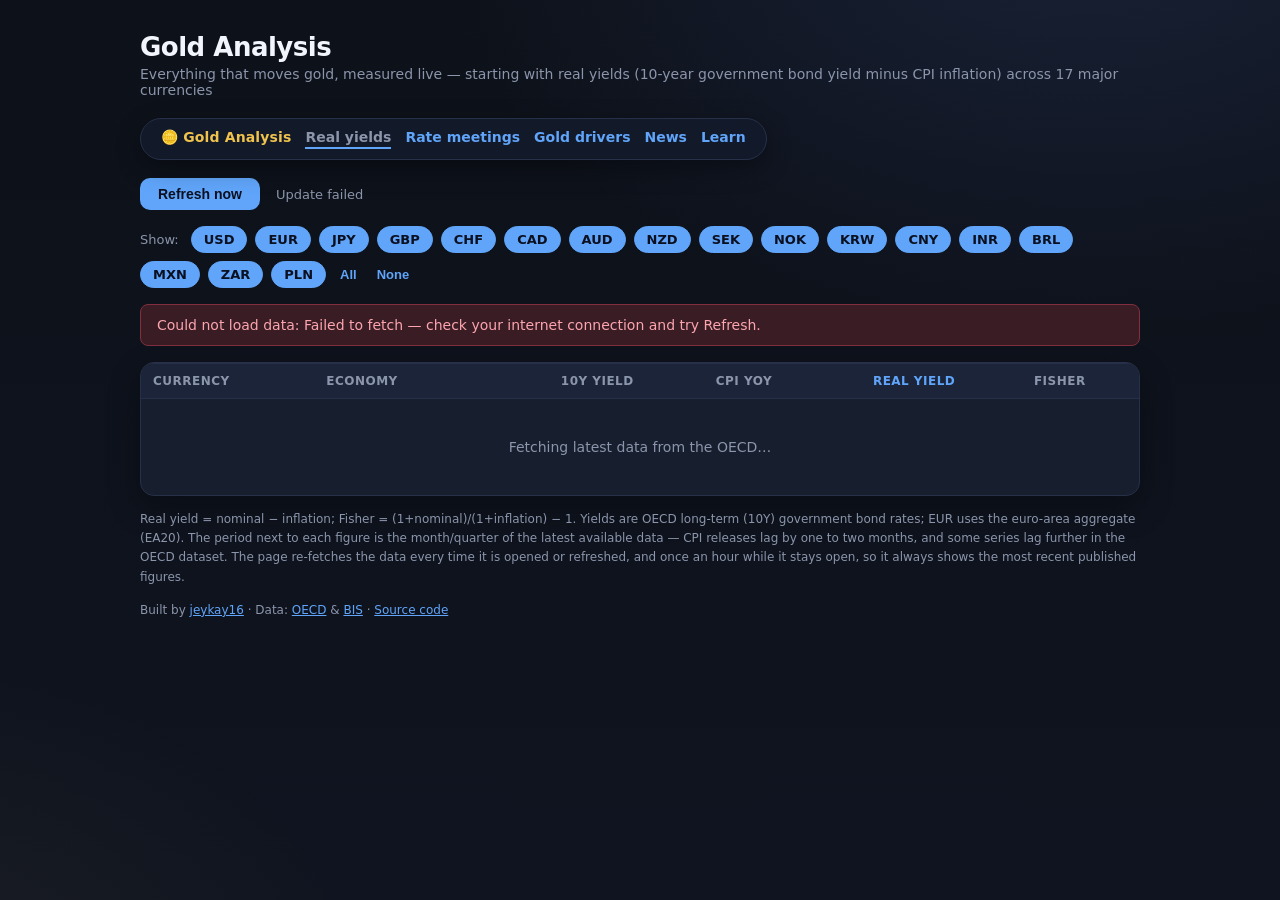
<file: index.html>
<!DOCTYPE html>
<html lang="en">
<head>
<meta charset="UTF-8">
<meta name="viewport" content="width=device-width, initial-scale=1.0">
<link rel="icon" href="data:image/svg+xml,<svg xmlns=%22http://www.w3.org/2000/svg%22 viewBox=%220 0 100 100%22><text y=%22.9em%22 font-size=%2290%22>🪙</text></svg>">
<title>Gold Analysis — Real Yields Dashboard</title>
<link rel="preconnect" href="https://sdmx.oecd.org">
<style>
  :root {
    --bg: #0f1420;
    --card: #171e2e;
    --border: #263048;
    --text: #e8ecf4;
    --muted: #8b95ab;
    --pos: #34d399;
    --neg: #f87171;
    --accent: #60a5fa;
  }
  * { box-sizing: border-box; }
  body {
    margin: 0;
    font-family: "Segoe UI", system-ui, sans-serif;
    background: var(--bg);
    color: var(--text);
    min-height: 100vh;
    padding: 32px 16px;
  }
  .wrap { max-width: 1000px; margin: 0 auto; }
  h1 { margin: 0 0 4px; font-size: 26px; font-weight: 650; }
  .sub { color: var(--muted); font-size: 14px; margin-bottom: 20px; }
  .toolbar {
    display: flex; align-items: center; gap: 16px;
    margin-bottom: 16px; flex-wrap: wrap;
  }
  button {
    background: var(--accent); color: #0b1020; border: none;
    padding: 8px 18px; border-radius: 8px; font-size: 14px;
    font-weight: 600; cursor: pointer;
  }
  button:disabled { opacity: 0.5; cursor: wait; }
  .status { color: var(--muted); font-size: 13px; }
  .card {
    background: var(--card); border: 1px solid var(--border);
    border-radius: 12px; overflow-x: auto;
  }
  table { width: 100%; border-collapse: collapse; font-size: 14px; }
  th, td { padding: 10px 12px; text-align: right; white-space: nowrap; }
  th {
    background: #1b2438; color: var(--muted); font-weight: 600;
    font-size: 12px; text-transform: uppercase; letter-spacing: 0.04em;
    cursor: pointer; user-select: none;
  }
  th:hover { color: var(--text); }
  th.sorted { color: var(--accent); }
  td:first-child, th:first-child,
  td:nth-child(2), th:nth-child(2) { text-align: left; }
  tr { border-top: 1px solid var(--border); }
  tbody tr:hover { background: #1c2540; }
  .ccy { font-weight: 700; }
  .period { color: var(--muted); font-size: 12px; }
  .pos { color: var(--pos); }
  .neg { color: var(--neg); }
  .barcell { width: 220px; min-width: 140px; }
  .bar-track { display: flex; height: 14px; }
  .bar-half { flex: 1; position: relative; }
  .bar-neg-fill { position: absolute; right: 0; top: 0; height: 100%;
    background: var(--neg); border-radius: 3px 0 0 3px; }
  .bar-pos-fill { position: absolute; left: 0; top: 0; height: 100%;
    background: var(--pos); border-radius: 0 3px 3px 0; }
  .bar-half.left { border-right: 1px solid var(--border); }
  .note { color: var(--muted); font-size: 12px; margin-top: 14px; line-height: 1.6; }
  .gold { margin-top: 16px; padding: 18px 20px; }
  .gold h2 {
    margin: 0; font-size: 17px; font-weight: 650;
    display: flex; align-items: center; gap: 12px; flex-wrap: wrap;
  }
  .badge { padding: 4px 14px; border-radius: 999px; font-size: 14px; font-weight: 700; }
  .badge.bull { background: rgba(52, 211, 153, .12); color: var(--pos); border: 1px solid var(--pos); }
  .badge.bear { background: rgba(248, 113, 113, .12); color: var(--neg); border: 1px solid var(--neg); }
  .badge.neut { background: rgba(139, 149, 171, .12); color: var(--muted); border: 1px solid var(--muted); }
  .gold-stats { display: flex; gap: 28px; flex-wrap: wrap; margin: 14px 0 4px; }
  .gold-stat .v { font-size: 20px; font-weight: 700; }
  .gold-stat .k { color: var(--muted); font-size: 12px; }
  .gold p { margin: 10px 0 0; font-size: 13px; line-height: 1.6; }
  .gold .disclaimer { color: var(--muted); font-size: 12px; margin-top: 8px; }
  .factors { list-style: none; margin: 12px 0 0; padding: 0; }
  .factors li {
    display: flex; gap: 10px; align-items: baseline; padding: 7px 0;
    border-top: 1px solid var(--border); font-size: 13px; line-height: 1.5;
  }
  .factor-tag {
    flex: 0 0 92px; font-weight: 700; font-size: 12px; text-align: left;
  }
  .factor-tag.pos { color: var(--pos); }
  .factor-tag.neg { color: var(--neg); }
  .factor-tag.neut { color: var(--muted); }
  .nav { margin: 0 0 18px; display: flex; gap: 14px; font-size: 14px; }
  .nav a { color: var(--accent); text-decoration: none; font-weight: 600; }
  .nav a:hover { text-decoration: underline; }
  .nav .here { color: var(--muted); font-weight: 600; }
  .filters {
    display: flex; align-items: center; gap: 8px; flex-wrap: wrap;
    margin-bottom: 16px;
  }
  .filters .label { color: var(--muted); font-size: 13px; margin-right: 4px; }
  #chips { display: contents; }
  .chip {
    background: #1b2438; border: 1px solid var(--border); color: var(--text);
    padding: 5px 12px; border-radius: 999px; font-size: 13px; font-weight: 600;
    cursor: pointer; user-select: none;
  }
  .chip:hover { border-color: var(--accent); }
  .chip.on { background: var(--accent); border-color: var(--accent); color: #0b1020; }
  .chip-action {
    background: none; border: none; color: var(--accent); font-size: 13px;
    cursor: pointer; padding: 4px 6px; font-weight: 600;
  }
  .chip-action:hover { text-decoration: underline; }
  #error {
    display: none; background: #3a1d24; border: 1px solid #7f2f3d;
    color: #fda4af; padding: 12px 16px; border-radius: 8px; margin-bottom: 16px;
    font-size: 14px;
  }
  .loading td { text-align: center !important; color: var(--muted); padding: 40px; }
</style>
<link rel="stylesheet" href="theme.css">
</head>
<body>
<div class="wrap">
  <h1>Gold Analysis</h1>
  <div class="sub">Everything that moves gold, measured live &mdash; starting with real yields (10-year government bond yield minus CPI inflation) across 17 major currencies</div>

  <div class="nav">
    <a class="brand" href="index.html">🪙 Gold Analysis</a>
    <span class="here">Real yields</span>
    <a href="meetings.html">Rate meetings</a>
    <a href="gold.html">Gold drivers</a>
    <a href="news.html">News</a>
    <a href="learn.html">Learn</a>
  </div>

  <div class="toolbar">
    <button id="refreshBtn" onclick="load()">Refresh now</button>
    <span class="status" id="status">Loading&hellip;</span>
  </div>

  <div class="filters" id="filters">
    <span class="label">Show:</span>
    <span id="chips"></span>
    <button class="chip-action" onclick="setAll(true)">All</button>
    <button class="chip-action" onclick="setAll(false)">None</button>
  </div>

  <div id="error"></div>

  <div class="card">
    <table id="tbl">
      <thead>
        <tr>
          <th data-k="currency">Currency</th>
          <th data-k="name">Economy</th>
          <th data-k="nominal">10Y Yield</th>
          <th data-k="cpi">CPI YoY</th>
          <th data-k="real" class="sorted">Real Yield</th>
          <th data-k="fisher">Fisher</th>
          <th></th>
        </tr>
      </thead>
      <tbody id="tbody">
        <tr class="loading"><td colspan="7">Fetching latest data from the OECD&hellip;</td></tr>
      </tbody>
    </table>
  </div>

  <div class="card gold" id="goldCard" style="display:none"></div>

  <div class="note">
    Real yield = nominal &minus; inflation; Fisher = (1+nominal)/(1+inflation) &minus; 1.
    Yields are OECD long-term (10Y) government bond rates; EUR uses the euro-area
    aggregate (EA20). The period next to each figure is the month/quarter of the
    latest available data &mdash; CPI releases lag by one to two months, and some
    series lag further in the OECD dataset. The page re-fetches the data every time
    it is opened or refreshed, and once an hour while it stays open, so it always
    shows the most recent published figures.
    <span id="skipped"></span>
  </div>

  <div class="note">Built by <a href="https://github.com/jeykay16" style="color:var(--accent)">jeykay16</a>
    &middot; Data: <a href="https://data-explorer.oecd.org" style="color:var(--accent)">OECD</a>
    &amp; <a href="https://data.bis.org" style="color:var(--accent)">BIS</a>
    &middot; <a href="https://github.com/jeykay16/real-yields" style="color:var(--accent)">Source code</a></div>
</div>

<script>
const OECD = "https://sdmx.oecd.org/public/rest/data";

const CURRENCIES = {
  USD: ["USA", "US Dollar"],
  EUR: ["EA20", "Euro (euro area)"],
  JPY: ["JPN", "Japanese Yen"],
  GBP: ["GBR", "British Pound"],
  CHF: ["CHE", "Swiss Franc"],
  CAD: ["CAN", "Canadian Dollar"],
  AUD: ["AUS", "Australian Dollar"],
  NZD: ["NZL", "New Zealand Dollar"],
  SEK: ["SWE", "Swedish Krona"],
  NOK: ["NOR", "Norwegian Krone"],
  KRW: ["KOR", "South Korean Won"],
  CNY: ["CHN", "Chinese Yuan"],
  INR: ["IND", "Indian Rupee"],
  BRL: ["BRA", "Brazilian Real"],
  MXN: ["MEX", "Mexican Peso"],
  ZAR: ["ZAF", "South African Rand"],
  PLN: ["POL", "Polish Zloty"],
};

let rows = [];
let sortKey = "real";
let sortDesc = true;

// which currencies are visible; remembered across visits
let visible = new Set(Object.keys(CURRENCIES));
try {
  const saved = JSON.parse(localStorage.getItem("visibleCurrencies"));
  if (Array.isArray(saved)) {
    visible = new Set(saved.filter(c => c in CURRENCIES));
  }
} catch (e) { /* ignore corrupt storage */ }

function saveVisible() {
  try { localStorage.setItem("visibleCurrencies", JSON.stringify([...visible])); }
  catch (e) { /* storage unavailable (e.g. file:// privacy mode) */ }
}

function toggleCurrency(ccy) {
  if (visible.has(ccy)) visible.delete(ccy);
  else visible.add(ccy);
  saveVisible();
  renderChips();
  render();
}

function setAll(on) {
  visible = on ? new Set(Object.keys(CURRENCIES)) : new Set();
  saveVisible();
  renderChips();
  render();
}

function renderChips() {
  document.getElementById("chips").innerHTML = Object.keys(CURRENCIES).map(ccy =>
    `<span class="chip ${visible.has(ccy) ? "on" : ""}" ` +
    `title="${CURRENCIES[ccy][1]}" onclick="toggleCurrency('${ccy}')">${ccy}</span>`
  ).join("");
}

async function fetchCsv(url) {
  const resp = await fetch(url);
  if (resp.status === 404) return [];           // NoRecordsFound
  if (!resp.ok) throw new Error(`OECD API returned HTTP ${resp.status}`);
  const text = await resp.text();
  if (!text.startsWith("DATAFLOW")) return [];
  const lines = text.trim().split("\n");
  const header = lines[0].split(",");
  return lines.slice(1).map(line => {
    const cells = line.split(",");
    const row = {};
    header.forEach((h, i) => row[h.trim()] = (cells[i] || "").trim());
    return row;
  });
}

// sortable key for "2026-05" or "2026-Q1" (quarter -> end month)
function periodKey(p) {
  let m = p.match(/(\d{4})-Q(\d)/);
  if (m) return +m[1] * 100 + (+m[2]) * 3;
  m = p.match(/(\d{4})-(\d{2})/);
  if (m) return +m[1] * 100 + (+m[2]);
  return 0;
}

// reduce rows to {area: {period, value}} keeping the latest observation;
// monthly beats quarterly for the same period
function latestByArea(rows) {
  const out = {};
  for (const r of rows) {
    const v = parseFloat(r.OBS_VALUE);
    if (!isFinite(v)) continue;
    const key = periodKey(r.TIME_PERIOD) * 10 + (r.FREQ === "M" ? 1 : 0);
    if (!(r.REF_AREA in out) || key > out[r.REF_AREA].key) {
      out[r.REF_AREA] = { key, period: r.TIME_PERIOD, value: v };
    }
  }
  return out;
}

let goldData = null;

// monthly {period: value} for one area from raw SDMX CSV rows
function monthlySeries(rws, area) {
  const out = {};
  for (const r of rws) {
    if (r.REF_AREA === area && r.FREQ === "M") {
      const v = parseFloat(r.OBS_VALUE);
      if (isFinite(v)) out[r.TIME_PERIOD] = v;
    }
  }
  return out;
}

function renderGold() {
  const card = document.getElementById("goldCard");
  if (!goldData) { card.style.display = "none"; return; }
  const { nowP, prevP, nowReal, prevReal, dmAvg } = goldData;
  const chg = nowReal - prevReal;

  const fmt = v => (v >= 0 ? "+" : "") + v.toFixed(2);

  // score: US real-yield level + 3-month momentum + global (G10) level,
  // with a plain-English reason for each factor
  const factors = [];

  const levelScore = nowReal < 0 ? 2 : nowReal < 1 ? 1 : nowReal < 2 ? -1 : -2;
  factors.push({
    s: levelScore,
    label: `US real yield level: ${fmt(nowReal)}%`,
    reason:
      nowReal < 0 ? "Bonds are losing to inflation — holding gold costs nothing in real terms, historically gold's strongest tailwind." :
      nowReal < 1 ? "Bonds barely beat inflation, so the income you give up by holding gold instead is small." :
      nowReal < 2 ? "Bonds pay a solid real return, so gold's lack of income becomes a real cost." :
      "Bonds pay a high real return — a strong incentive to hold them instead of gold.",
  });

  const trendScore = chg < -0.25 ? 1 : chg > 0.25 ? -1 : 0;
  factors.push({
    s: trendScore,
    label: `3-month momentum: ${fmt(chg)}pp`,
    reason:
      trendScore > 0 ? "Real yields are falling — the cost of holding gold is shrinking, and gold has historically rallied during such phases." :
      trendScore < 0 ? "Real yields are rising — the cost of holding gold is growing, which has historically weighed on the gold price." :
      "Real yields are roughly flat, so the opportunity-cost picture is not changing much either way.",
  });

  if (dmAvg !== null) {
    const globalScore = dmAvg < 0.5 ? 1 : dmAvg > 1.5 ? -1 : 0;
    factors.push({
      s: globalScore,
      label: `G10 average level: ${fmt(dmAvg)}%`,
      reason:
        globalScore > 0 ? "Real returns are thin across all major currencies, so there is no attractive bond market to rotate into instead of gold." :
        globalScore < 0 ? "Comfortable real returns are available across major bond markets, giving global investors alternatives to gold." :
        "Real returns across the majors are middling — neither starving investors of alternatives nor spoiling them.",
    });
  }

  const score = factors.reduce((s, f) => s + f.s, 0);

  const [verdict, cls] =
    score >= 2 ? ["BULLISH for gold", "bull"] :
    score === 1 ? ["MILDLY BULLISH for gold", "bull"] :
    score === 0 ? ["NEUTRAL for gold", "neut"] :
    score === -1 ? ["MILDLY BEARISH for gold", "bear"] :
    ["BEARISH for gold", "bear"];

  const level = nowReal < 0 ? "negative" : nowReal < 1 ? "low" : nowReal < 2 ? "moderate" : "high";
  const trend = chg < -0.25 ? "falling" : chg > 0.25 ? "rising" : "roughly flat";
  const supportive = score > 0;
  const tag = s => s > 0 ? ["&#9650; Bullish", "pos"] : s < 0 ? ["&#9660; Bearish", "neg"] : ["&#9679; Neutral", "neut"];

  card.style.display = "block";
  card.innerHTML = `
    <h2>Gold (XAU/USD) signal <span class="badge ${cls}">${verdict}</span></h2>
    <div class="gold-stats">
      <div class="gold-stat"><div class="v ${nowReal >= 0 ? "pos" : "neg"}">${fmt(nowReal)}%</div>
        <div class="k">US 10Y real yield (${nowP})</div></div>
      <div class="gold-stat"><div class="v ${chg <= 0 ? "pos" : "neg"}">${fmt(chg)}pp</div>
        <div class="k">change vs ${prevP}</div></div>
      ${dmAvg === null ? "" : `<div class="gold-stat"><div class="v ${dmAvg >= 0 ? "pos" : "neg"}">${fmt(dmAvg)}%</div>
        <div class="k">G10 average real yield (latest)</div></div>`}
    </div>
    <p>Gold pays no interest, so real yields are its opportunity cost: the higher the
    real return on safe government bonds, the more it costs to hold gold instead
    &mdash; and vice versa. The US 10-year real yield, gold's most-watched driver, is
    currently <b>${level}</b> at ${fmt(nowReal)}% and <b>${trend}</b>
    (${fmt(chg)}pp over the last three months of matched data)${dmAvg === null ? "" :
    `, while the average real yield across the G10 majors is ${fmt(dmAvg)}%`}.
    Taken together, the current real-yield backdrop is
    <b>${supportive ? "supportive" : score === 0 ? "neither clearly supportive nor restrictive" : "a headwind"}</b> for gold.</p>
    <p><b>Why, factor by factor:</b></p>
    <ul class="factors">${factors.map(f => {
      const [t, c] = tag(f.s);
      return `<li><span class="factor-tag ${c}">${t}</span><span><b>${f.label}</b> &mdash; ${f.reason}</span></li>`;
    }).join("")}</ul>
    <p class="disclaimer">Rule-of-thumb signal derived only from real-yield levels and momentum.
    Gold is also driven by the dollar, central-bank buying, positioning and risk sentiment
    &mdash; see the full <a href="gold.html" style="color:var(--accent)">Gold drivers</a>
    analysis. This is not investment advice.</p>`;
}

function startPeriod(monthsBack) {
  const d = new Date();
  const total = d.getFullYear() * 12 + d.getMonth() - monthsBack;
  return `${Math.floor(total / 12)}-${String(total % 12 + 1).padStart(2, "0")}`;
}

async function load() {
  const btn = document.getElementById("refreshBtn");
  const status = document.getElementById("status");
  const errBox = document.getElementById("error");
  btn.disabled = true;
  status.textContent = "Fetching latest data…";
  errBox.style.display = "none";

  try {
    // fast path: one small pre-built file (regenerated server-side every few hours)
    let yields = null, inflation = null, usRy = null;
    try {
      const r = await fetch("data/market.json", { cache: "no-cache" });
      if (r.ok) {
        const S = await r.json();
        if (S.yields && S.inflation &&
            Date.now() - new Date(S.updated).getTime() < 48 * 3600 * 1000) {
          yields = {}; inflation = {};
          for (const a in S.yields) yields[a] = { period: S.yields[a].p, value: S.yields[a].v };
          for (const a in S.inflation) inflation[a] = { period: S.inflation[a].p, value: S.inflation[a].v };
          usRy = S.usRealYield || null;
        }
      }
    } catch (e) { /* fall through to live APIs */ }

    // slow path: query the OECD directly (used only if the data file is missing/stale)
    if (!yields) {
      const areas = Object.values(CURRENCIES).map(c => c[0]).join("+");
      const start = startPeriod(15);
      const yieldUrl = `${OECD}/OECD.SDD.STES,DSD_STES@DF_FINMARK,4.0/` +
        `${areas}.M.IRLT.PA.....?startPeriod=${start}&format=csvfile`;
      const cpiKey = `${areas}.M+Q.N.CPI.PA._T.N.GY?startPeriod=${start}&format=csvfile`;
      const [yRows, cpiMain, cpiG20] = await Promise.all([
        fetchCsv(yieldUrl),
        fetchCsv(`${OECD}/OECD.SDD.TPS,DSD_PRICES@DF_PRICES_ALL,1.0/${cpiKey}`),
        fetchCsv(`${OECD}/OECD.SDD.TPS,DSD_G20_PRICES@DF_G20_PRICES,1.0/${cpiKey}`),
      ]);
      yields = latestByArea(yRows);
      inflation = latestByArea(cpiMain.concat(cpiG20));
      const usY = monthlySeries(yRows, "USA");
      const usC = monthlySeries(cpiMain.concat(cpiG20), "USA");
      usRy = Object.keys(usY).filter(p => p in usC).sort()
        .map(p => ({ p, v: usY[p] - usC[p] }));
    }

    rows = [];
    const skipped = [];
    for (const [ccy, [area, name]] of Object.entries(CURRENCIES)) {
      const y = yields[area], i = inflation[area];
      if (!y || !i) { skipped.push(ccy); continue; }
      rows.push({
        currency: ccy, name,
        nominal: y.value, yieldPeriod: y.period,
        cpi: i.value, cpiPeriod: i.period,
        real: y.value - i.value,
        fisher: ((1 + y.value / 100) / (1 + i.value / 100) - 1) * 100,
      });
    }

    document.getElementById("skipped").textContent =
      skipped.length ? ` No data currently available for: ${skipped.join(", ")}.` : "";

    // gold signal: US real-yield level + ~3-month momentum from matched months
    goldData = null;
    if (usRy && usRy.length) {
      const now = usRy[usRy.length - 1];
      const prev = usRy[Math.max(0, usRy.length - 4)];
      const g10 = ["USD", "EUR", "JPY", "GBP", "CHF", "CAD", "AUD"];
      const g10Rows = rows.filter(r => g10.includes(r.currency));
      goldData = {
        nowP: now.p, prevP: prev.p,
        nowReal: now.v, prevReal: prev.v,
        dmAvg: g10Rows.length
          ? g10Rows.reduce((s, r) => s + r.real, 0) / g10Rows.length : null,
      };
    }

    render();
    renderGold();
    status.textContent = `Last updated ${new Date().toLocaleString()} · auto-refreshes hourly`;
  } catch (e) {
    errBox.textContent = "Could not load data: " + e.message +
      " — check your internet connection and try Refresh.";
    errBox.style.display = "block";
    status.textContent = "Update failed";
  } finally {
    btn.disabled = false;
  }
}

function render() {
  const shown = rows.filter(r => visible.has(r.currency));
  if (!shown.length) {
    document.getElementById("tbody").innerHTML =
      `<tr class="loading"><td colspan="7">No currencies selected — click a currency above to show it.</td></tr>`;
    return;
  }
  const sorted = [...shown].sort((a, b) => {
    const va = a[sortKey], vb = b[sortKey];
    const cmp = typeof va === "string" ? va.localeCompare(vb) : va - vb;
    return sortDesc ? -cmp : cmp;
  });
  const maxAbs = Math.max(0.5, ...shown.map(r => Math.abs(r.real)));
  const fmt = (v) => v.toFixed(2) + "%";
  const cls = (v) => v >= 0 ? "pos" : "neg";

  document.getElementById("tbody").innerHTML = sorted.map(r => `
    <tr>
      <td class="ccy">${r.currency}</td>
      <td>${r.name}</td>
      <td>${fmt(r.nominal)} <span class="period">${r.yieldPeriod}</span></td>
      <td>${fmt(r.cpi)} <span class="period">${r.cpiPeriod}</span></td>
      <td class="${cls(r.real)}"><b>${fmt(r.real)}</b></td>
      <td class="${cls(r.fisher)}">${fmt(r.fisher)}</td>
      <td class="barcell">
        <div class="bar-track">
          <div class="bar-half left">${r.real < 0 ?
            `<div class="bar-neg-fill" style="width:${Math.abs(r.real) / maxAbs * 100}%"></div>` : ""}</div>
          <div class="bar-half">${r.real >= 0 ?
            `<div class="bar-pos-fill" style="width:${r.real / maxAbs * 100}%"></div>` : ""}</div>
        </div>
      </td>
    </tr>`).join("");

  document.querySelectorAll("th[data-k]").forEach(th =>
    th.classList.toggle("sorted", th.dataset.k === sortKey));
}

document.querySelectorAll("th[data-k]").forEach(th => {
  th.addEventListener("click", () => {
    const k = th.dataset.k;
    if (sortKey === k) sortDesc = !sortDesc;
    else { sortKey = k; sortDesc = k !== "currency" && k !== "name"; }
    render();
  });
});

renderChips();
load();
setInterval(load, 60 * 60 * 1000);   // re-fetch hourly while the page is open
</script>
</body>
</html>
</file>
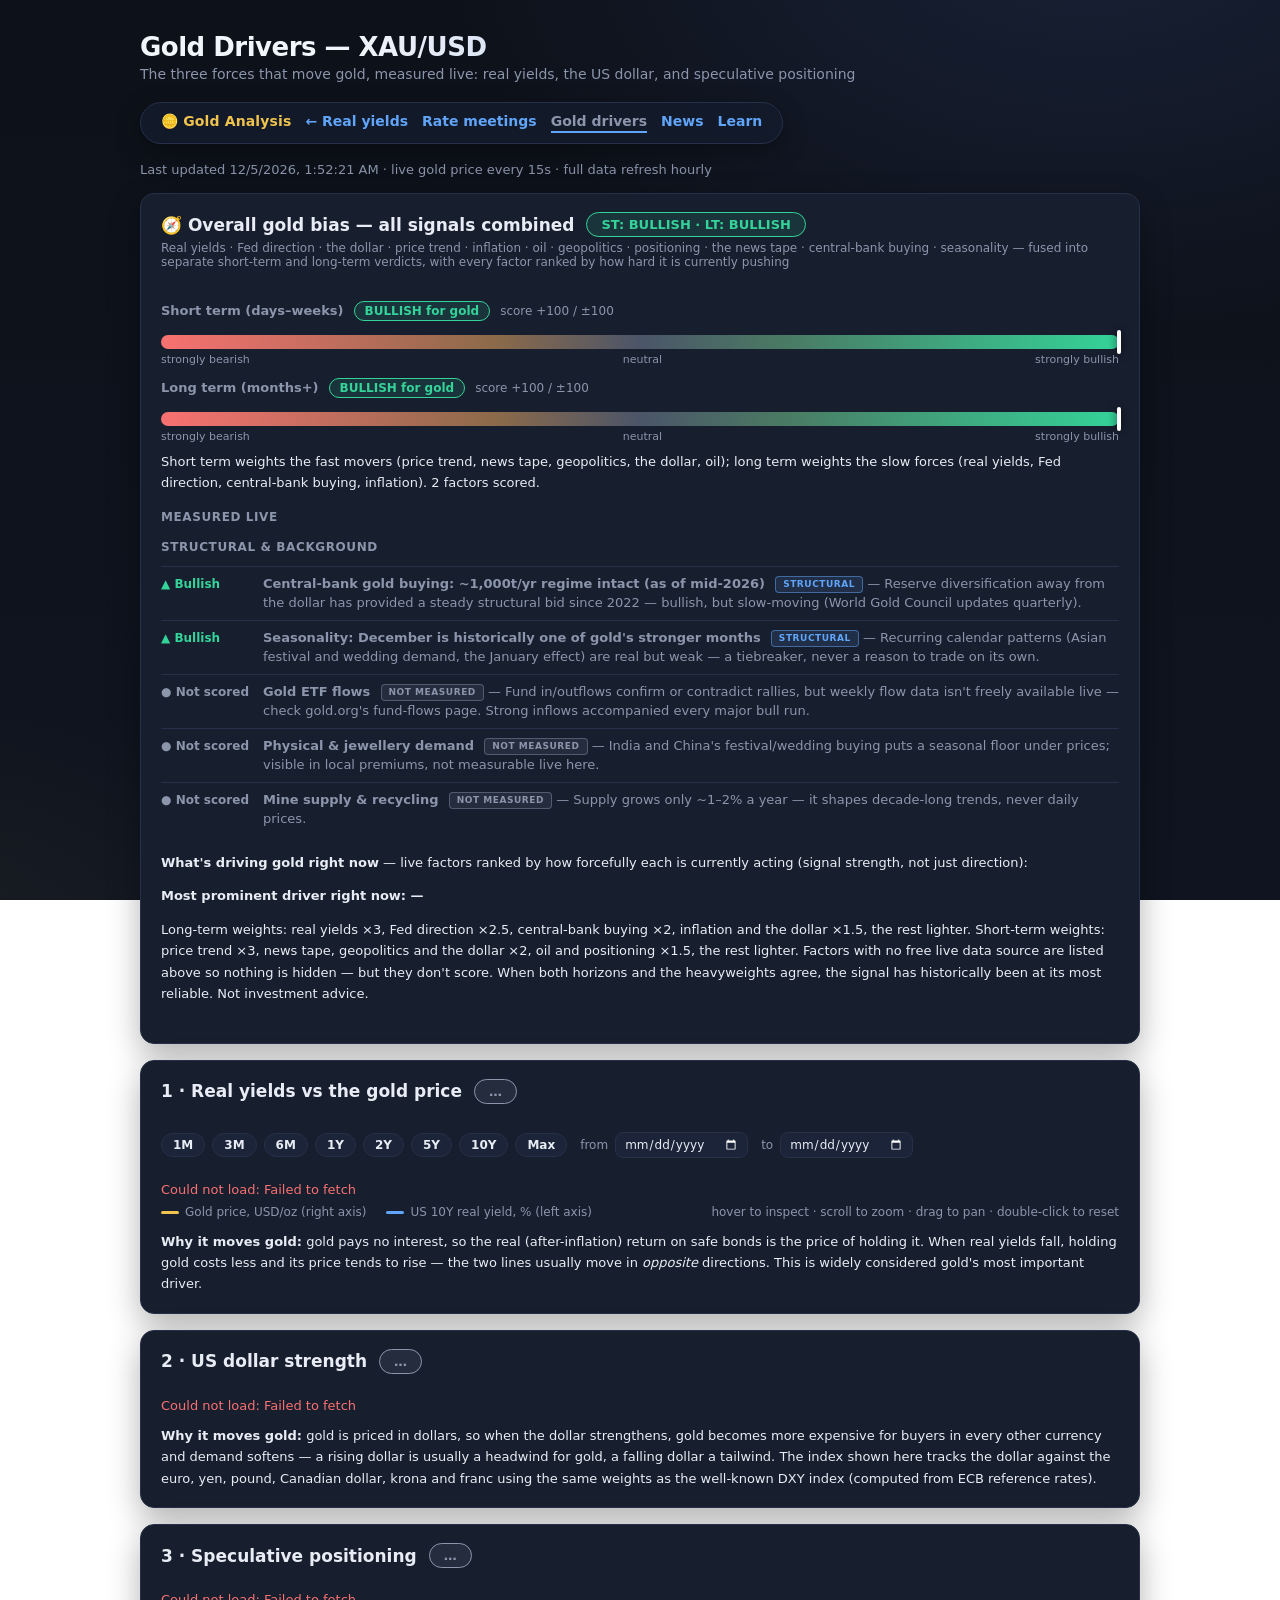
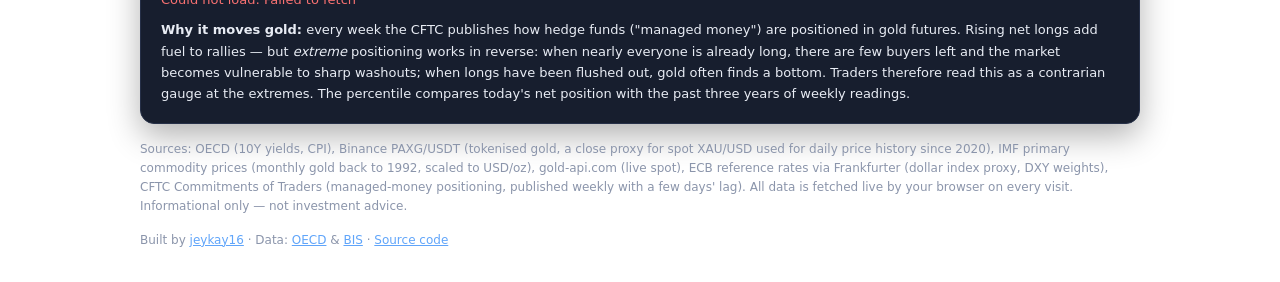
<file: gold.html>
<!DOCTYPE html>
<html lang="en">
<head>
<meta charset="UTF-8">
<meta name="viewport" content="width=device-width, initial-scale=1.0">
<link rel="icon" href="data:image/svg+xml,<svg xmlns=%22http://www.w3.org/2000/svg%22 viewBox=%220 0 100 100%22><text y=%22.9em%22 font-size=%2290%22>🪙</text></svg>">
<title>Gold Analysis — Gold Drivers (XAU/USD)</title>
<link rel="preconnect" href="https://sdmx.oecd.org">
<link rel="preconnect" href="https://api.binance.com">
<link rel="preconnect" href="https://api.imf.org">
<link rel="preconnect" href="https://api.frankfurter.dev">
<link rel="preconnect" href="https://publicreporting.cftc.gov">
<style>
  :root {
    --bg: #0f1420;
    --card: #171e2e;
    --border: #263048;
    --text: #e8ecf4;
    --muted: #8b95ab;
    --pos: #34d399;
    --neg: #f87171;
    --accent: #60a5fa;
    --gold: #f0c34e;
  }
  * { box-sizing: border-box; }
  body {
    margin: 0;
    font-family: "Segoe UI", system-ui, sans-serif;
    background: var(--bg);
    color: var(--text);
    min-height: 100vh;
    padding: 32px 16px;
  }
  .wrap { max-width: 1000px; margin: 0 auto; }
  h1 { margin: 0 0 4px; font-size: 26px; font-weight: 650; }
  .sub { color: var(--muted); font-size: 14px; margin-bottom: 20px; }
  .nav { margin: 0 0 18px; display: flex; gap: 14px; font-size: 14px; }
  .nav a { color: var(--accent); text-decoration: none; font-weight: 600; }
  .nav a:hover { text-decoration: underline; }
  .nav .here { color: var(--muted); font-weight: 600; }
  .status { color: var(--muted); font-size: 13px; margin-bottom: 16px; }
  .card {
    background: var(--card); border: 1px solid var(--border);
    border-radius: 12px; padding: 18px 20px; margin-bottom: 16px;
  }
  .card h2 {
    margin: 0; font-size: 17px; font-weight: 650;
    display: flex; align-items: center; gap: 12px; flex-wrap: wrap;
  }
  .badge { padding: 4px 14px; border-radius: 999px; font-size: 13px; font-weight: 700; }
  .badge.bull { background: rgba(52, 211, 153, .12); color: var(--pos); border: 1px solid var(--pos); }
  .badge.bear { background: rgba(248, 113, 113, .12); color: var(--neg); border: 1px solid var(--neg); }
  .badge.neut { background: rgba(139, 149, 171, .12); color: var(--muted); border: 1px solid var(--muted); }
  .stats { display: flex; gap: 28px; flex-wrap: wrap; margin: 14px 0 4px; }
  .stat .v { font-size: 20px; font-weight: 700; }
  .stat .k { color: var(--muted); font-size: 12px; }
  .pos { color: var(--pos); }
  .neg { color: var(--neg); }
  .muted { color: var(--muted); }
  .goldc { color: var(--gold); }
  p.explain { margin: 12px 0 0; font-size: 13px; line-height: 1.65; color: var(--text); }
  .factors { list-style: none; margin: 12px 0 0; padding: 0; }
  .factors li {
    display: flex; gap: 10px; align-items: baseline; padding: 7px 0;
    border-top: 1px solid var(--border); font-size: 13px; line-height: 1.5;
  }
  .factor-tag { flex: 0 0 92px; font-weight: 700; font-size: 12px; }
  .factor-tag.pos { color: var(--pos); }
  .factor-tag.neg { color: var(--neg); }
  .factor-tag.neut { color: var(--muted); }
  .chart-box { margin-top: 14px; overflow-x: auto; position: relative; }
  svg text { font-family: "Segoe UI", system-ui, sans-serif; }
  .tip {
    position: absolute; display: none; pointer-events: none; z-index: 5;
    background: #1b2438; border: 1px solid var(--border); border-radius: 8px;
    padding: 8px 11px; font-size: 12px; line-height: 1.6; white-space: nowrap;
    box-shadow: 0 4px 14px rgba(0,0,0,.4);
  }
  .tick-up { color: var(--pos) !important; transition: color .2s; }
  .tick-down { color: var(--neg) !important; transition: color .2s; }
  .range-bar {
    display: flex; gap: 7px; align-items: center; flex-wrap: wrap; margin-top: 14px;
  }
  .rchip {
    background: #1b2438; border: 1px solid var(--border); color: var(--text);
    padding: 4px 11px; border-radius: 999px; font-size: 12px; font-weight: 700;
    cursor: pointer; user-select: none;
  }
  .rchip:hover { border-color: var(--accent); }
  .rchip.on { background: var(--accent); border-color: var(--accent); color: #0b1020; }
  .range-bar label { color: var(--muted); font-size: 12px; margin-left: 6px; }
  .range-bar input[type="date"] {
    background: #1b2438; border: 1px solid var(--border); color: var(--text);
    border-radius: 8px; padding: 4px 8px; font-size: 12px; font-family: inherit;
    color-scheme: dark;
  }
  .legend { display: flex; gap: 20px; margin-top: 8px; font-size: 12px; color: var(--muted); }
  .legend span::before {
    content: ""; display: inline-block; width: 18px; height: 3px;
    border-radius: 2px; margin-right: 6px; vertical-align: middle;
  }
  .legend .l-gold::before { background: var(--gold); }
  .legend .l-ry::before { background: var(--accent); }
  .note { color: var(--muted); font-size: 12px; margin-top: 14px; line-height: 1.6; }
  .err { color: var(--neg); font-size: 13px; margin-top: 10px; }
  .loading-msg { color: var(--muted); font-size: 13px; padding: 20px 0; }
</style>
<link rel="stylesheet" href="theme.css">
</head>
<body>
<div class="wrap">
  <h1>Gold Drivers &mdash; XAU/USD</h1>
  <div class="sub">The three forces that move gold, measured live: real yields, the US dollar, and speculative positioning</div>

  <div class="nav">
    <a class="brand" href="index.html">🪙 Gold Analysis</a>
    <a href="index.html">&larr; Real yields</a>
    <a href="meetings.html">Rate meetings</a>
    <span class="here">Gold drivers</span>
    <a href="news.html">News</a>
    <a href="learn.html">Learn</a>
  </div>

  <div class="status" id="status">Loading live data&hellip;</div>

  <!-- Overall scorecard -->
  <div class="card" id="scorecard">
    <h2>&#129517; Overall gold bias &mdash; all signals combined <span class="badge neut" id="scoreBadge">&hellip;</span></h2>
    <div class="cap" style="color:var(--muted);font-size:12px;margin-top:4px">Real yields &middot; Fed direction &middot;
      the dollar &middot; price trend &middot; inflation &middot; oil &middot; geopolitics &middot; positioning &middot; the news tape
      &middot; central-bank buying &middot; seasonality &mdash; fused into separate short-term and long-term verdicts,
      with every factor ranked by how hard it is currently pushing</div>
    <div class="loading-msg" id="scoreBody">Waiting for the panels below to load&hellip;</div>
  </div>

  <!-- Panel 1: real yields vs gold -->
  <div class="card" id="ryCard">
    <h2>1 &middot; Real yields vs the gold price <span class="badge neut" id="ryBadge">&hellip;</span></h2>
    <div class="stats" id="ryStats"></div>
    <div class="range-bar" id="rangeBar">
      <span class="rchip" data-r="1M">1M</span>
      <span class="rchip" data-r="3M">3M</span>
      <span class="rchip" data-r="6M">6M</span>
      <span class="rchip" data-r="1Y">1Y</span>
      <span class="rchip" data-r="2Y">2Y</span>
      <span class="rchip" data-r="5Y">5Y</span>
      <span class="rchip" data-r="10Y">10Y</span>
      <span class="rchip" data-r="Max">Max</span>
      <label>from</label><input type="date" id="fromDate">
      <label>to</label><input type="date" id="toDate">
    </div>
    <div class="chart-box" id="chart"><div class="loading-msg">Building chart&hellip;</div></div>
    <div class="legend">
      <span class="l-gold">Gold price, USD/oz (right axis)</span>
      <span class="l-ry">US 10Y real yield, % (left axis)</span>
      <span style="margin-left:auto">hover to inspect &middot; scroll to zoom &middot; drag to pan &middot; double-click to reset</span>
    </div>
    <p class="explain"><b>Why it moves gold:</b> gold pays no interest, so the real
    (after-inflation) return on safe bonds is the price of holding it. When real yields
    fall, holding gold costs less and its price tends to rise &mdash; the two lines
    usually move in <i>opposite</i> directions. This is widely considered gold's most
    important driver.</p>
  </div>

  <!-- Panel 2: dollar -->
  <div class="card" id="usdCard">
    <h2>2 &middot; US dollar strength <span class="badge neut" id="usdBadge">&hellip;</span></h2>
    <div class="stats" id="usdStats"><div class="loading-msg">Loading exchange rates&hellip;</div></div>
    <p class="explain"><b>Why it moves gold:</b> gold is priced in dollars, so when the
    dollar strengthens, gold becomes more expensive for buyers in every other currency
    and demand softens &mdash; a rising dollar is usually a headwind for gold, a falling
    dollar a tailwind. The index shown here tracks the dollar against the euro, yen,
    pound, Canadian dollar, krona and franc using the same weights as the well-known
    DXY index (computed from ECB reference rates).</p>
  </div>

  <!-- Panel 3: positioning -->
  <div class="card" id="cotCard">
    <h2>3 &middot; Speculative positioning <span class="badge neut" id="cotBadge">&hellip;</span></h2>
    <div class="stats" id="cotStats"><div class="loading-msg">Loading CFTC data&hellip;</div></div>
    <p class="explain"><b>Why it moves gold:</b> every week the CFTC publishes how hedge
    funds ("managed money") are positioned in gold futures. Rising net longs add fuel to
    rallies &mdash; but <i>extreme</i> positioning works in reverse: when nearly everyone
    is already long, there are few buyers left and the market becomes vulnerable to
    sharp washouts; when longs have been flushed out, gold often finds a bottom. Traders
    therefore read this as a contrarian gauge at the extremes. The percentile compares
    today's net position with the past three years of weekly readings.</p>
  </div>

  <div class="note">
    Sources: OECD (10Y yields, CPI), Binance PAXG/USDT (tokenised gold, a close proxy for
    spot XAU/USD used for daily price history since 2020), IMF primary commodity prices
    (monthly gold back to 1992, scaled to USD/oz), gold-api.com (live spot), ECB reference rates via
    Frankfurter (dollar index proxy, DXY weights), CFTC Commitments of Traders (managed-money
    positioning, published weekly with a few days' lag). All data is fetched live by your
    browser on every visit. Informational only &mdash; not investment advice.
  </div>

  <div class="note">Built by <a href="https://github.com/jeykay16" style="color:var(--accent)">jeykay16</a>
    &middot; Data: <a href="https://data-explorer.oecd.org" style="color:var(--accent)">OECD</a>
    &amp; <a href="https://data.bis.org" style="color:var(--accent)">BIS</a>
    &middot; <a href="https://github.com/jeykay16/real-yields" style="color:var(--accent)">Source code</a></div>
</div>

<script src="impact.js"></script>
<script>
const OECD = "https://sdmx.oecd.org/public/rest/data";
const fmtSign = v => (v >= 0 ? "+" : "") + v.toFixed(2);

// pre-built data file (regenerated server-side every few hours) — sections are
// used when present; any missing section falls back to querying the API live
let STATIC = null;
async function loadStaticData() {
  try {
    const r = await fetch("data/market.json", { cache: "no-cache" });
    if (!r.ok) return;
    const S = await r.json();
    if (Date.now() - new Date(S.updated).getTime() < 48 * 3600 * 1000) STATIC = S;
  } catch (e) {}
}
const monthTs = p => {
  const [yy, mm] = p.split("-").map(Number);
  return new Date(yy, mm - 1, 15).getTime();
};
const badge = (el, text, cls) => {
  const e = document.getElementById(el);
  e.textContent = text; e.className = "badge " + cls;
};
const tag = s => s > 0 ? ["&#9650; Bullish", "pos"] : s < 0 ? ["&#9660; Bearish", "neg"] : ["&#9679; Neutral", "neut"];

// factors gathered by the panels + live news flow, combined in the scorecard
const scoreFactors = { ry: null, usd: null, cot: null, news: null, mom: null,
                       fed: null, geo: null, oil: null, infl: null, cb: null, season: null };

// factors that genuinely matter for gold but have no free live data source —
// declared openly instead of silently omitted
const INFO_FACTORS = [
  ["Gold ETF flows", "Fund in/outflows confirm or contradict rallies, but weekly flow data isn't freely available live — check gold.org's fund-flows page. Strong inflows accompanied every major bull run."],
  ["Physical & jewellery demand", "India and China's festival/wedding buying puts a seasonal floor under prices; visible in local premiums, not measurable live here."],
  ["Mine supply & recycling", "Supply grows only ~1–2% a year — it shapes decade-long trends, never daily prices."],
];

// slow-moving factors set from documented facts rather than a live feed
function setStructuralFactors() {
  // Fed policy direction, from the pre-built central-bank data
  const us = STATIC && STATIC.cbRates && STATIC.cbRates.US;
  if (us) {
    const eightMo = new Date(); eightMo.setMonth(eightMo.getMonth() - 8);
    const active = us.change && us.change.date >= eightMo.toISOString().slice(0, 10);
    const cutting = active && us.change.to < us.change.from;
    const hiking = active && us.change.to > us.change.from;
    const net = Math.round((us.rate - us.yearAgo) * 100);
    scoreFactors.fed = {
      s: cutting ? 1 : hiking ? -1 : 0, w: 2,
      mag: Math.min(3, Math.abs(net) / 50 + (active ? 1 : 0)),
      name: "Fed direction",
      label: `Fed policy: ${cutting ? "cutting" : hiking ? "hiking" : "on hold"} (${net >= 0 ? "+" : ""}${net}bp over 12m, rate ${us.rate.toFixed(2)}%)`,
      reason: cutting ? "An active easing cycle is historically gold's best policy environment — bullish." :
              hiking ? "An active tightening cycle raises real yields — bearish." :
              "The Fed is on hold — policy is not actively pushing gold either way.",
    };
  }
  // central-bank gold buying: a documented multi-year regime, updated quarterly
  scoreFactors.cb = {
    s: 1, w: 1.5, mag: 1.5, structural: true, name: "CB gold buying",
    label: "Central-bank gold buying: ~1,000t/yr regime intact (as of mid-2026)",
    reason: "Reserve diversification away from the dollar has provided a steady structural bid since 2022 — bullish, but slow-moving (World Gold Council updates quarterly).",
  };
  // oil trend: the inflation-expectations and geopolitical-risk channel
  const oil = STATIC && STATIC.oil;
  if (oil && oil.length >= 4) {
    const last = oil[oil.length - 1], prior = oil[oil.length - 4];
    const chg = (last.v / prior.v - 1) * 100;
    const os = chg > 10 ? 1 : chg < -10 ? -1 : 0;
    scoreFactors.oil = {
      s: os, w: 1, mag: Math.min(3, Math.abs(chg) / 10), name: "Oil prices",
      label: `Oil prices: ${fmtSign(chg)}% over 3 months (to ${last.p})`,
      reason: os > 0 ? "Rising oil feeds inflation expectations and usually signals geopolitical stress — bullish for gold while central banks can't hike into it." :
              os < 0 ? "Falling oil drains inflation expectations and removes a prop from gold's inflation-hedge bid — bearish at the margin." :
              "Oil is rangebound — not moving the inflation needle either way.",
    };
  }
  // US inflation trend: the hedge-demand channel (the rates channel is counted via real yields)
  const cpi = STATIC && STATIC.usCpi;
  if (cpi && cpi.length >= 7) {
    const nowC = cpi[cpi.length - 1], prior = cpi[cpi.length - 7];
    const d6 = nowC.v - prior.v;
    const fedHiking = scoreFactors.fed && scoreFactors.fed.s < 0;
    const is = d6 > 0.4 && !fedHiking ? 1 : 0;
    scoreFactors.infl = {
      s: is, w: 1.5, mag: Math.min(3, Math.abs(d6) * 1.5), name: "Inflation trend",
      label: `US inflation: ${nowC.v.toFixed(1)}% and ${d6 > 0.4 ? "rising" : d6 < -0.4 ? "falling" : "stable"} (${fmtSign(d6)}pp / 6m)`,
      reason: is > 0 ? "Inflation is climbing while the Fed cuts or holds — real yields get crushed and hedge demand rises; gold's classic bullish regime." :
              d6 > 0.4 ? "Inflation is rising but the Fed is fighting it with hikes — the two effects offset; two-sided until one wins." :
              d6 < -0.4 ? "Inflation is cooling — its effect on gold flows through the rate-cut channel, which is already counted in real yields and Fed direction above." :
              "Inflation is stable — not adding hedge demand beyond what real yields capture.",
    };
  }
  // seasonality: gold's recurring calendar tendencies (weak but real)
  const SEASON = [0.8, 0.5, -0.5, 0, -0.2, -0.4, 0.4, 0.8, 0.6, 0, 0.3, 0.4];
  const monthNames = ["January","February","March","April","May","June","July","August","September","October","November","December"];
  const mI = new Date().getMonth();
  const sv = SEASON[mI];
  scoreFactors.season = {
    s: sv > 0.2 ? 1 : sv < -0.2 ? -1 : 0, w: 0.5, mag: Math.abs(sv), structural: true,
    name: "Seasonality",
    label: `Seasonality: ${monthNames[mI]} is historically ${sv > 0.2 ? "one of gold's stronger months" : sv < -0.2 ? "one of gold's weaker months" : "seasonally neutral"}`,
    reason: "Recurring calendar patterns (Asian festival and wedding demand, the January effect) are real but weak — a tiebreaker, never a reason to trade on its own.",
  };
}

/* ---------- panel 1: real yields vs gold ---------- */

function parseSimpleCsv(text) {
  if (!text.startsWith("DATAFLOW")) return [];
  const lines = text.trim().split("\n");
  const header = lines[0].split(",");
  return lines.slice(1).map(line => {
    const cells = line.split(",");
    const row = {};
    header.forEach((h, i) => row[h.trim()] = (cells[i] || "").trim());
    return row;
  });
}

async function fetchOecd(url) {
  const resp = await fetch(url);
  if (resp.status === 404) return [];
  if (!resp.ok) throw new Error("OECD HTTP " + resp.status);
  return parseSimpleCsv(await resp.text());
}

function monthStart(monthsBack) {
  const d = new Date();
  const t = d.getFullYear() * 12 + d.getMonth() - monthsBack;
  return `${Math.floor(t / 12)}-${String(t % 12 + 1).padStart(2, "0")}`;
}

// full-history data shared by the chart, range filter, and live ticker
const DATA = { ry: [], gold: [] };

function valueAt(arr, t) {
  let best = arr[0];
  for (const p of arr) { if (p.t <= t) best = p; else break; }
  return best;
}

function monthlyAverages(points) {
  const byMonth = {};
  for (const g of points) {
    const d = new Date(g.t);
    const p = `${d.getFullYear()}-${String(d.getMonth() + 1).padStart(2, "0")}`;
    (byMonth[p] = byMonth[p] || []).push(g.v);
  }
  const out = {};
  for (const p in byMonth) out[p] = byMonth[p].reduce((a, b) => a + b, 0) / byMonth[p].length;
  return out;
}

async function fetchBinanceAll() {
  let out = [], start = 1598572800000; // PAXG listed on Binance late Aug 2020
  for (let i = 0; i < 6; i++) {
    const ks = await (await fetch("https://api.binance.com/api/v3/klines?symbol=PAXGUSDT" +
      `&interval=1d&startTime=${start}&limit=1000`)).json();
    if (!Array.isArray(ks) || !ks.length) break;
    for (const k of ks) out.push({ t: k[0], v: parseFloat(k[4]) });
    if (ks.length < 1000) break;
    start = ks[ks.length - 1][0] + 86400000;
  }
  return out;
}

async function fetchImfGoldMonthly() {
  // IMF PCPS monthly gold index (2016=100), back to 1992; calibrated to USD later
  const resp = await fetch("https://api.imf.org/external/sdmx/2.1/data/IMF.RES,PCPS,9.0.0/" +
    "G001.PGOLD.INDEX.M?startPeriod=1990", { headers: { Accept: "application/vnd.sdmx.data+csv" } });
  if (!resp.ok) return [];
  const out = [];
  for (const line of (await resp.text()).split("\n")) {
    const c = line.split(",");
    if (c[4] === "M" && /^\d{4}-M\d{2}$/.test(c[5] || "")) {
      const v = parseFloat(c[6]);
      const [yy, mm] = c[5].split("-M").map(Number);
      if (isFinite(v)) out.push({ t: new Date(yy, mm - 1, 15).getTime(), v, p: `${yy}-${String(mm).padStart(2, "0")}` });
    }
  }
  return out.sort((a, b) => a.t - b.t);
}

async function loadRealYieldPanel() {
  // instant paint from a recent cache; full history is refetched once it expires
  try {
    const c = JSON.parse(localStorage.getItem("goldDataV1"));
    if (c && Date.now() - c.t < 15 * 60 * 1000 && c.gold && c.gold.length && c.ry.length) {
      DATA.ry = c.ry; DATA.gold = c.gold;
      let spot = null;
      try {
        const s = await fetch("https://api.gold-api.com/price/XAU").then(r => r.ok ? r.json() : null);
        spot = s && s.price;
      } catch (e) {}
      finishRyPanel(spot);
      return;
    }
  } catch (e) {}

  const useStaticRy = STATIC && STATIC.usRealYield && STATIC.usRealYield.length;
  const useStaticImf = STATIC && STATIC.imfGold && STATIC.imfGold.length;
  const [yRows, cRows, binance, imfFetched, spotResp] = await Promise.all([
    useStaticRy ? [] : fetchOecd(`${OECD}/OECD.SDD.STES,DSD_STES@DF_FINMARK,4.0/USA.M.IRLT.PA.....?startPeriod=1989-01&format=csvfile`),
    useStaticRy ? [] : fetchOecd(`${OECD}/OECD.SDD.TPS,DSD_PRICES@DF_PRICES_ALL,1.0/USA.M.N.CPI.PA._T.N.GY?startPeriod=1989-01&format=csvfile`),
    fetchBinanceAll(),
    useStaticImf ? [] : fetchImfGoldMonthly().catch(() => []),
    fetch("https://api.gold-api.com/price/XAU").then(r => r.ok ? r.json() : null).catch(() => null),
  ]);
  const imfGold = useStaticImf
    ? STATIC.imfGold.map(g => ({ t: monthTs(g.p), v: g.v, p: g.p }))
    : imfFetched;

  // monthly matched real-yield series, 1989 -> now
  let ry;
  if (useStaticRy) {
    ry = STATIC.usRealYield.map(r => ({ t: monthTs(r.p), v: r.v, p: r.p }));
  } else {
    const y = {}, c = {};
    for (const r of yRows) if (r.FREQ === "M") y[r.TIME_PERIOD] = parseFloat(r.OBS_VALUE);
    for (const r of cRows) if (r.FREQ === "M") c[r.TIME_PERIOD] = parseFloat(r.OBS_VALUE);
    const months = Object.keys(y).filter(p => p in c).sort();
    ry = months.map(p => ({ t: monthTs(p), v: y[p] - c[p], p }));
  }
  if (!ry.length) throw new Error("no matched real-yield months");

  if (!binance.length) throw new Error("no gold price data");

  // calibrate the IMF index to USD/oz using the months both sources cover,
  // then use IMF monthly points for the years before Binance data begins
  let gold = binance;
  if (imfGold.length) {
    const paxgMonthly = monthlyAverages(binance);
    const overlap = imfGold.filter(g => paxgMonthly[g.p]);
    if (overlap.length >= 6) {
      const factor = overlap.reduce((s, g) => s + paxgMonthly[g.p] / g.v, 0) / overlap.length;
      gold = imfGold.filter(g => g.t < binance[0].t).map(g => ({ t: g.t, v: g.v * factor }))
        .concat(binance);
    }
  }

  DATA.ry = ry;
  DATA.gold = gold;
  try { localStorage.setItem("goldDataV1", JSON.stringify({ t: Date.now(), ry, gold })); } catch (e) {}
  finishRyPanel(spotResp && spotResp.price ? spotResp.price : null);
}

function finishRyPanel(spotPrice) {
  const ry = DATA.ry, gold = DATA.gold;
  const lastGold = gold[gold.length - 1].v;
  const spot = spotPrice || lastGold;
  const goldMonthAgo = valueAt(gold, Date.now() - 30 * 86400000).v;
  const goldYearAgo = valueAt(gold, Date.now() - 365 * 86400000).v;

  const nowReal = ry[ry.length - 1].v;
  const prevReal = ry[Math.max(0, ry.length - 4)].v;
  const chg = nowReal - prevReal;
  const levelScore = nowReal < 0 ? 2 : nowReal < 1 ? 1 : nowReal < 2 ? -1 : -2;
  const trendScore = chg < -0.25 ? 1 : chg > 0.25 ? -1 : 0;
  const s = levelScore + trendScore;
  scoreFactors.ry = {
    s: Math.max(-1, Math.min(1, s)),
    mag: Math.min(3, Math.abs(levelScore) + Math.abs(trendScore)),
    name: "Real yields",
    label: `Real yields: ${fmtSign(nowReal)}% and ${chg < -0.25 ? "falling" : chg > 0.25 ? "rising" : "flat"} (${fmtSign(chg)}pp / 3m)`,
    reason: s > 0 ? "Low/falling real yields shrink the cost of holding gold — bullish." :
            s < 0 ? "High/rising real yields make bonds more attractive than gold — bearish." :
            "Real yields are neither cheap nor dear, nor moving much.",
  };
  const [t1, c1] = tag(scoreFactors.ry.s);
  badge("ryBadge", t1.replace(/&#\d+; /, "").toUpperCase() + " FOR GOLD", c1);

  // price trend factor: the market's own verdict (50 vs 200-day averages)
  const daily = gold.filter(g => g.t > Date.now() - 400 * 86400000);
  if (daily.length > 210) {
    const avg = n => daily.slice(-n).reduce((sum, p) => sum + p.v, 0) / n;
    const ma50 = avg(50), ma200 = avg(200), px = daily[daily.length - 1].v;
    const ms = px > ma200 && ma50 > ma200 ? 1 : px < ma200 && ma50 < ma200 ? -1 : 0;
    scoreFactors.mom = {
      s: ms, w: 2, mag: Math.min(3, Math.abs(px / ma200 - 1) * 20), name: "Price trend",
      label: `Price trend: $${Math.round(px).toLocaleString()} vs 200-day average $${Math.round(ma200).toLocaleString()} (${fmtSign((px / ma200 - 1) * 100)}%)`,
      reason: ms > 0 ? "Price is above a rising long-term average — an established uptrend attracts momentum flows; bullish until broken." :
              ms < 0 ? "Price is below a falling long-term average — a downtrend is bearish until decisively reclaimed." :
              "Price is straddling its long-term average — the trend itself gives no signal right now.",
    };
  }

  document.getElementById("ryStats").innerHTML = `
    <div class="stat"><div class="v goldc" id="spotVal">$${spot.toFixed(1)}</div><div class="k">gold spot (live &middot; updates every 15s)</div></div>
    <div class="stat"><div class="v ${lastGold >= goldMonthAgo ? "pos" : "neg"}">${fmtSign((lastGold / goldMonthAgo - 1) * 100)}%</div><div class="k">gold, 1 month</div></div>
    <div class="stat"><div class="v ${lastGold >= goldYearAgo ? "pos" : "neg"}">${fmtSign((lastGold / goldYearAgo - 1) * 100)}%</div><div class="k">gold, 12 months</div></div>
    <div class="stat"><div class="v ${nowReal >= 0 ? "pos" : "neg"}">${fmtSign(nowReal)}%</div><div class="k">US 10Y real yield (${ry[ry.length - 1].p})</div></div>
    <div class="stat"><div class="v" id="corrVal">&mdash;</div><div class="k">correlation in shown window (&minus;1 = perfect inverse)</div></div>`;

  initRange();
}

/* ---------- time-range selection ---------- */

const PRESET_MONTHS = { "1M": 1, "3M": 3, "6M": 6, "1Y": 12, "2Y": 24, "5Y": 60, "10Y": 120, "Max": null };
let range = { preset: "1Y" };
try {
  const saved = JSON.parse(localStorage.getItem("goldRange"));
  if (saved && (saved.preset in PRESET_MONTHS || (saved.from && saved.to) || (saved.fromMs && saved.toMs))) range = saved;
} catch (e) { /* ignore */ }

function rangeBounds() {
  const now = Date.now();
  if (range.preset) {
    const m = PRESET_MONTHS[range.preset];
    if (m === null) return [DATA.gold.length ? DATA.gold[0].t : now, now];
    const d = new Date(); d.setMonth(d.getMonth() - m);
    return [d.getTime(), now];
  }
  if (range.fromMs) return [range.fromMs, range.toMs]; // set by zoom/pan
  return [new Date(range.from + "T00:00").getTime(), new Date(range.to + "T23:59").getTime()];
}

// zoom/pan write a millisecond-precision window; persistence is debounced
let saveTimer = null;
function setView(t0, t1, save) {
  const dataStart = DATA.gold.length ? DATA.gold[0].t : 0;
  const span = t1 - t0;
  if (t1 > Date.now()) { t1 = Date.now(); t0 = t1 - span; }
  if (t0 < dataStart) { t0 = dataStart; t1 = Math.min(Date.now(), t0 + span); }
  range = { fromMs: Math.round(t0), toMs: Math.round(t1) };
  if (save !== false) {
    clearTimeout(saveTimer);
    saveTimer = setTimeout(() => localStorage.setItem("goldRange", JSON.stringify(range)), 400);
  }
  applyRange();
}

function applyRange() {
  const [x0, x1] = rangeBounds();
  if (!(x1 > x0)) return;
  const fGold = DATA.gold.filter(p => p.t >= x0 && p.t <= x1);
  const fRy = DATA.ry.filter(p => p.t >= x0 && p.t <= x1);
  drawChart(fRy, fGold, x0, x1);

  // correlation between monthly gold averages and real yields, within the window
  const gm = monthlyAverages(fGold);
  const pairs = fRy.filter(r => gm[r.p]).map(r => [r.v, gm[r.p]]);
  const corrEl = document.getElementById("corrVal");
  if (corrEl) {
    if (pairs.length >= 6) {
      const mx = pairs.reduce((s, p) => s + p[0], 0) / pairs.length;
      const my = pairs.reduce((s, p) => s + p[1], 0) / pairs.length;
      let sxy = 0, sxx = 0, syy = 0;
      for (const [px, py] of pairs) {
        sxy += (px - mx) * (py - my); sxx += (px - mx) ** 2; syy += (py - my) ** 2;
      }
      corrEl.textContent = sxx > 0 && syy > 0 ? (sxy / Math.sqrt(sxx * syy)).toFixed(2) : "—";
    } else {
      corrEl.textContent = "—";
    }
  }

  // reflect state in the controls
  document.querySelectorAll(".rchip").forEach(ch =>
    ch.classList.toggle("on", range.preset === ch.dataset.r));
  const iso = t => new Date(t).toISOString().slice(0, 10);
  document.getElementById("fromDate").value = iso(x0);
  document.getElementById("toDate").value = iso(Math.min(x1, Date.now()));
}

function initRange() {
  document.querySelectorAll(".rchip").forEach(ch => {
    ch.onclick = () => {
      range = { preset: ch.dataset.r };
      localStorage.setItem("goldRange", JSON.stringify(range));
      applyRange();
    };
  });
  const onDate = () => {
    const f = document.getElementById("fromDate").value;
    const t = document.getElementById("toDate").value;
    if (f && t && f < t) {
      range = { from: f, to: t };
      localStorage.setItem("goldRange", JSON.stringify(range));
      applyRange();
    }
  };
  document.getElementById("fromDate").onchange = onDate;
  document.getElementById("toDate").onchange = onDate;
  applyRange();
}

/* ---------- chart ---------- */

function drawChart(ry, gold, x0, x1) {
  const W = 860, H = 340, ml = 46, mr = 64, mt = 14, mb = 28;
  if (gold.length < 2) {
    document.getElementById("chart").innerHTML =
      `<div class="loading-msg">No gold data in this window — gold history starts in 1992.</div>`;
    return;
  }
  const X = t => ml + (t - x0) / (x1 - x0) * (W - ml - mr);

  const hasRy = ry.length >= 2;
  const ryMin = hasRy ? Math.min(...ry.map(d => d.v)) : 0;
  const ryMax = hasRy ? Math.max(...ry.map(d => d.v)) : 1;
  const ryPad = Math.max(0.2, (ryMax - ryMin) * 0.15);
  const rLo = ryMin - ryPad, rHi = ryMax + ryPad;
  const Y1 = v => mt + (rHi - v) / (rHi - rLo) * (H - mt - mb);

  const gMin = Math.min(...gold.map(d => d.v)), gMax = Math.max(...gold.map(d => d.v));
  const gPad = (gMax - gMin) * 0.08;
  const gLo = gMin - gPad, gHi = gMax + gPad;
  const Y2 = v => mt + (gHi - v) / (gHi - gLo) * (H - mt - mb);

  const line = (data, Y) => data.map((d, i) => (i ? "L" : "M") + X(d.t).toFixed(1) + " " + Y(d.v).toFixed(1)).join(" ");

  // gridlines and labels at round "nice" values, one scale per axis
  const niceStep = (rangeSize, n) => {
    const raw = rangeSize / n, mag = Math.pow(10, Math.floor(Math.log10(raw)));
    const norm = raw / mag;
    return (norm < 1.5 ? 1 : norm < 3 ? 2 : norm < 7 ? 5 : 10) * mag;
  };
  let grid = "";
  const gStep = niceStep(gHi - gLo, 5);
  for (let v = Math.ceil(gLo / gStep) * gStep; v <= gHi + 1e-9; v += gStep) {
    const yy = Y2(v);
    grid += `<line x1="${ml}" y1="${yy}" x2="${W - mr}" y2="${yy}" stroke="#1f2940" stroke-width="1"/>` +
      `<text x="${W - mr + 6}" y="${yy + 4}" font-size="11" fill="#f0c34e">$${v >= 100 ? Math.round(v).toLocaleString() : v.toFixed(1)}</text>`;
  }
  if (hasRy) {
    const rStep = niceStep(rHi - rLo, 5);
    for (let v = Math.ceil(rLo / rStep) * rStep; v <= rHi + 1e-9; v += rStep) {
      const yy = Y1(v);
      grid += `<line x1="${ml - 4}" y1="${yy}" x2="${ml}" y2="${yy}" stroke="#60a5fa" stroke-width="1"/>` +
        `<text x="${ml - 7}" y="${yy + 4}" text-anchor="end" font-size="11" fill="#60a5fa">${v.toFixed(rStep < 1 ? 1 : 0)}%</text>`;
    }
  }
  // x labels: step adapts to the window length
  const spanMonths = (x1 - x0) / (30.44 * 86400000);
  const MONTHS = ["Jan","Feb","Mar","Apr","May","Jun","Jul","Aug","Sep","Oct","Nov","Dec"];
  let xlab = "";
  const d0 = new Date(x0);
  if (spanMonths <= 2) {           // weekly labels, "6 Jul"
    for (let t = x0 + 7 * 86400000; t < x1; t += 7 * 86400000) {
      const d = new Date(t);
      xlab += `<text x="${X(t)}" y="${H - 8}" text-anchor="middle" font-size="11" fill="#8b95ab">${d.getDate()} ${MONTHS[d.getMonth()]}</text>`;
    }
  } else if (spanMonths <= 60) {   // monthly labels, "Jul 26"
    const step = spanMonths <= 9 ? 1 : spanMonths <= 20 ? 2 : spanMonths <= 40 ? 6 : 12;
    for (let d = new Date(d0.getFullYear(), d0.getMonth() + 1, 1); d.getTime() < x1; d.setMonth(d.getMonth() + step)) {
      xlab += `<text x="${X(d.getTime())}" y="${H - 8}" text-anchor="middle" font-size="11" fill="#8b95ab">${MONTHS[d.getMonth()]} ${String(d.getFullYear()).slice(2)}</text>`;
    }
  } else {                         // yearly labels
    const step = spanMonths <= 150 ? 1 : spanMonths <= 300 ? 2 : 5;
    const y0 = d0.getFullYear() + 1;
    for (let yy = y0 + (step - y0 % step) % step; ; yy += step) {
      const t = new Date(yy, 0, 1).getTime();
      if (t >= x1) break;
      xlab += `<text x="${X(t)}" y="${H - 8}" text-anchor="middle" font-size="11" fill="#8b95ab">${yy}</text>`;
    }
  }

  const lastG = gold[gold.length - 1];
  const lpy = Math.max(mt, Math.min(H - mb, Y2(lastG.v)));
  const box = document.getElementById("chart");
  box.innerHTML =
    `<svg viewBox="0 0 ${W} ${H}" width="100%" xmlns="http://www.w3.org/2000/svg" style="touch-action:none">
      <defs><linearGradient id="goldFill" x1="0" y1="0" x2="0" y2="1">
        <stop offset="0%" stop-color="#f0c34e" stop-opacity="0.20"/>
        <stop offset="100%" stop-color="#f0c34e" stop-opacity="0"/>
      </linearGradient></defs>
      ${grid}${xlab}
      <path d="${line(gold, Y2)} L ${X(lastG.t).toFixed(1)} ${H - mb} L ${X(gold[0].t).toFixed(1)} ${H - mb} Z"
        fill="url(#goldFill)" stroke="none"/>
      <path d="${line(gold, Y2)}" fill="none" stroke="#f0c34e" stroke-width="2"
        stroke-linejoin="round" stroke-linecap="round"/>
      ${hasRy ? `<path d="${line(ry, Y1)}" fill="none" stroke="#60a5fa" stroke-width="2.2"
        stroke-linejoin="round" stroke-linecap="round" opacity="0.95"/>` : ""}
      ${hasRy && ry.length <= 40 ? ry.map(d => `<circle cx="${X(d.t)}" cy="${Y1(d.v)}" r="3.5" fill="#60a5fa"/>`).join("") : ""}
      <line x1="${ml}" y1="${lpy}" x2="${W - mr}" y2="${lpy}" stroke="#f0c34e" stroke-dasharray="2 4" opacity="0.45"/>
      <rect x="${W - mr + 2}" y="${lpy - 9}" width="${mr - 4}" height="18" rx="4" fill="#f0c34e"/>
      <text x="${W - mr + mr / 2}" y="${lpy + 4}" text-anchor="middle" font-size="11" font-weight="700"
        fill="#0b1020">$${Math.round(lastG.v).toLocaleString()}</text>
      <line id="cross" y1="${mt}" y2="${H - mb}" stroke="#8b95ab" stroke-dasharray="3 3" visibility="hidden"/>
      <circle id="crossDot" r="4.5" fill="#f0c34e" stroke="#0f1420" stroke-width="1.5" visibility="hidden"/>
    </svg><div class="tip" id="tip"></div>`;

  // expose current view to the persistent chart controls (zoom/pan/hover)
  chartView = { x0, x1, gold, ry, X, Y2, W, H, ml, mr };
  attachChartControls();
}

/* TradingView-style controls: scroll = zoom, drag = pan, hover = crosshair,
   double-click = reset. Attached once to the container so they survive redraws. */
let chartView = null;

function attachChartControls() {
  const box = document.getElementById("chart");
  if (box._controls) return;
  box._controls = true;

  let drag = null;
  let hoverEv = null, hoverRaf = 0;

  const hide = () => {
    const tip = document.getElementById("tip");
    const svg = box.querySelector("svg");
    if (tip) tip.style.display = "none";
    if (svg) {
      const c = svg.querySelector("#cross"), d = svg.querySelector("#crossDot");
      if (c) c.setAttribute("visibility", "hidden");
      if (d) d.setAttribute("visibility", "hidden");
    }
  };

  const viewboxX = (ev, svg) => {
    const r = svg.getBoundingClientRect();
    return { vx: (ev.clientX - r.left) * chartView.W / r.width, r };
  };

  box.addEventListener("wheel", ev => {
    if (!chartView) return;
    ev.preventDefault();
    const svg = box.querySelector("svg");
    if (!svg) return;
    const { vx } = viewboxX(ev, svg);
    const { x0, x1, W, ml, mr } = chartView;
    const frac = Math.min(1, Math.max(0, (vx - ml) / (W - ml - mr)));
    const tCur = x0 + frac * (x1 - x0);
    const factor = ev.deltaY > 0 ? 1.25 : 0.8;
    const dataStart = DATA.gold.length ? DATA.gold[0].t : x0;
    let span = Math.max(7 * 86400000, Math.min((x1 - x0) * factor, Date.now() - dataStart));
    setView(tCur - frac * span, tCur - frac * span + span);
  }, { passive: false });

  box.addEventListener("pointerdown", ev => {
    if (!chartView) return;
    drag = { startX: ev.clientX, x0: chartView.x0, x1: chartView.x1, moved: false };
    box.setPointerCapture(ev.pointerId);
    hide();
  });

  box.addEventListener("pointermove", ev => {
    if (!chartView) return;
    if (drag) {
      const svg = box.querySelector("svg");
      if (!svg) return;
      const r = svg.getBoundingClientRect();
      const dxView = (drag.startX - ev.clientX) * chartView.W / r.width;
      const dt = dxView * (drag.x1 - drag.x0) / (chartView.W - chartView.ml - chartView.mr);
      if (Math.abs(drag.startX - ev.clientX) > 3) drag.moved = true;
      if (drag.moved) setView(drag.x0 + dt, drag.x1 + dt, false);
      return;
    }
    hoverEv = ev;
    if (!hoverRaf) hoverRaf = requestAnimationFrame(() => {
      hoverRaf = 0;
      const ev2 = hoverEv;
      const svg = box.querySelector("svg");
      const tip = document.getElementById("tip");
      if (!svg || !tip || !chartView) return;
      const { x0, x1, gold, X, Y2, W, ml, mr } = chartView;
      const { vx, r } = viewboxX(ev2, svg);
      if (vx < ml || vx > W - mr || !gold.length) { hide(); return; }
      const t = x0 + (vx - ml) / (W - ml - mr) * (x1 - x0);
      const allRy = DATA.ry;
      let gi = 0, ri = 0;
      for (let i = 1; i < gold.length; i++) if (Math.abs(gold[i].t - t) < Math.abs(gold[gi].t - t)) gi = i;
      for (let i = 1; i < allRy.length; i++) if (Math.abs(allRy[i].t - t) < Math.abs(allRy[ri].t - t)) ri = i;
      const g = gold[gi];
      const px = X(g.t);
      const cross = svg.querySelector("#cross"), dot = svg.querySelector("#crossDot");
      if (cross) {
        cross.setAttribute("x1", px); cross.setAttribute("x2", px);
        cross.setAttribute("visibility", "visible");
      }
      if (dot) {
        dot.setAttribute("cx", px); dot.setAttribute("cy", Y2(g.v));
        dot.setAttribute("visibility", "visible");
      }
      const ds = new Date(g.t).toLocaleDateString("en-GB", { day: "numeric", month: "short", year: "numeric" });
      tip.innerHTML = `<b>${ds}</b><br>` +
        `<span class="goldc">Gold: $${g.v.toLocaleString(undefined, { maximumFractionDigits: 1 })}</span>` +
        (allRy.length ? `<br><span style="color:var(--accent)">US real yield: ${fmtSign(allRy[ri].v)}% (${allRy[ri].p})</span>` : "");
      tip.style.display = "block";
      const bx = ev2.clientX - r.left, by = ev2.clientY - r.top;
      tip.style.left = Math.min(bx + 16, r.width - 185) + "px";
      tip.style.top = Math.max(0, by - 70) + "px";
    });
  });

  box.addEventListener("pointerup", () => {
    if (drag && drag.moved) localStorage.setItem("goldRange", JSON.stringify(range));
    drag = null;
  });
  box.addEventListener("pointerleave", () => { drag = null; hide(); });
  box.addEventListener("dblclick", () => {
    range = { preset: "1Y" };
    localStorage.setItem("goldRange", JSON.stringify(range));
    applyRange();
  });
}

/* ---------- panel 2: dollar index proxy ---------- */

async function loadDollarPanel() {
  let idx;
  if (STATIC && STATIC.dollarIndex && STATIC.dollarIndex.length > 30) {
    idx = STATIC.dollarIndex;
  } else {
    const WEIGHTS = { EUR: 0.576, JPY: 0.136, GBP: 0.119, CAD: 0.091, SEK: 0.042, CHF: 0.036 };
    const start = new Date(); start.setMonth(start.getMonth() - 13);
    const url = `https://api.frankfurter.dev/v1/${start.toISOString().slice(0, 10)}..` +
      `?base=USD&symbols=${Object.keys(WEIGHTS).join(",")}`;
    const data = await (await fetch(url)).json();
    const dates = Object.keys(data.rates).sort();
    if (dates.length < 30) throw new Error("not enough FX history");
    const first = data.rates[dates[0]];
    idx = dates.map(d => {
      let v = 1;
      for (const [ccy, w] of Object.entries(WEIGHTS)) v *= Math.pow(data.rates[d][ccy] / first[ccy], w);
      return { d, v: v * 100 };
    });
  }
  const dates = idx.map(x => x.d);
  const last = idx[idx.length - 1];
  const back = n => idx[Math.max(0, idx.length - 1 - n)].v;
  const m1 = (last.v / back(21) - 1) * 100;
  const m3 = (last.v / back(64) - 1) * 100;
  const m12 = (idx.length > 250 ? (last.v / idx[0].v - 1) * 100 : null);

  const s = m3 < -2 ? 1 : m3 > 2 ? -1 : 0;
  scoreFactors.usd = {
    s,
    mag: Math.min(3, Math.abs(m3)),
    name: "US dollar",
    label: `US dollar: ${fmtSign(m3)}% over 3 months`,
    reason: s > 0 ? "A weakening dollar makes gold cheaper worldwide — bullish." :
            s < 0 ? "A strengthening dollar makes gold dearer worldwide — bearish." :
            "The dollar is roughly stable, neither helping nor hurting gold.",
  };
  const [t2, c2] = tag(s);
  badge("usdBadge", t2.replace(/&#\d+; /, "").toUpperCase() + " FOR GOLD", c2);

  const cls = v => v <= 0 ? "pos" : "neg";  // dollar down = good for gold
  document.getElementById("usdStats").innerHTML = `
    <div class="stat"><div class="v">${last.v.toFixed(1)}</div><div class="k">USD index proxy (${dates[0]} = 100)</div></div>
    <div class="stat"><div class="v ${cls(m1)}">${fmtSign(m1)}%</div><div class="k">1 month</div></div>
    <div class="stat"><div class="v ${cls(m3)}">${fmtSign(m3)}%</div><div class="k">3 months</div></div>
    ${m12 === null ? "" : `<div class="stat"><div class="v ${cls(m12)}">${fmtSign(m12)}%</div><div class="k">12 months</div></div>`}
    <div class="stat"><div class="v muted">${last.d}</div><div class="k">latest ECB fixing</div></div>`;
}

/* ---------- panel 3: CFTC positioning ---------- */

async function loadCotPanel() {
  let hist;
  if (STATIC && STATIC.cot && STATIC.cot.length) {
    hist = STATIC.cot;
  } else {
    const url = "https://publicreporting.cftc.gov/resource/72hh-3qpy.json" +
      "?cftc_contract_market_code=088691" +
      "&$select=report_date_as_yyyy_mm_dd,m_money_positions_long_all,m_money_positions_short_all" +
      "&$order=report_date_as_yyyy_mm_dd%20DESC&$limit=160";
    const rows = await (await fetch(url)).json();
    if (!rows.length) throw new Error("no CFTC rows");
    hist = rows.map(r => ({
      d: r.report_date_as_yyyy_mm_dd.slice(0, 10),
      net: parseInt(r.m_money_positions_long_all) - parseInt(r.m_money_positions_short_all),
    })).reverse();
  }

  const now = hist[hist.length - 1];
  const prev = hist[Math.max(0, hist.length - 2)];
  const pct = hist.filter(h => h.net <= now.net).length / hist.length * 100;

  const s = pct > 85 ? -1 : pct < 15 ? 1 : 0;
  scoreFactors.cot = {
    s,
    mag: Math.abs(pct - 50) / 50 * 3,
    name: "Positioning",
    label: `Positioning: ${Math.round(pct)}th percentile of 3 years`,
    reason: s < 0 ? "Funds are near maximum long — crowded trades are fragile, a contrarian bearish warning." :
            s > 0 ? "Longs have been washed out — plenty of sidelined buyers, a contrarian bullish signal." :
            "Positioning is unstretched, leaving room for funds to add in either direction.",
  };
  const [t3, c3] = tag(s);
  badge("cotBadge", t3.replace(/&#\d+; /, "").toUpperCase() + " FOR GOLD", c3);

  const wk = now.net - prev.net;
  document.getElementById("cotStats").innerHTML = `
    <div class="stat"><div class="v">${now.net.toLocaleString()}</div><div class="k">managed-money net contracts</div></div>
    <div class="stat"><div class="v ${wk >= 0 ? "pos" : "neg"}">${(wk >= 0 ? "+" : "") + wk.toLocaleString()}</div><div class="k">change vs prior week</div></div>
    <div class="stat"><div class="v">${Math.round(pct)}<span style="font-size:13px">th</span></div><div class="k">percentile (3y of weekly data)</div></div>
    <div class="stat"><div class="v muted">${now.d}</div><div class="k">report date</div></div>`;
}

/* ---------- news-flow factor (live headline sentiment) ---------- */

async function loadNewsSentiment() {
  let articles = null;
  try {
    const c = JSON.parse(localStorage.getItem("gdelt_all"));
    if (c && Date.now() - c.t < 10 * 60 * 1000) articles = c.data; // reuse the news page's cache
  } catch (e) {}
  if (!articles) {
    const q = encodeURIComponent('("federal reserve" OR inflation OR tariffs OR "gold price" OR ' +
      '"jobs report" OR "interest rates" OR sanctions OR "banking crisis" OR "treasury yields" OR ' +
      '"safe haven" OR "government shutdown" OR escalation) sourcelang:eng');
    const r = await fetch(`https://api.gdeltproject.org/api/v2/doc/doc?query=${q}` +
      `&mode=artlist&maxrecords=75&format=json&sort=datedesc&timespan=1d`);
    if (!r.ok) throw new Error("news HTTP " + r.status);
    articles = (await r.json()).articles || [];
  }
  let bull = 0, bear = 0, weighted = 0, geoEsc = 0, geoCalm = 0;
  const seen = new Set();
  for (const a of articles) {
    const k = (a.title || "").toLowerCase().replace(/[^a-z0-9]/g, "").slice(0, 60);
    if (!k || seen.has(k)) continue;
    seen.add(k);
    const an = analyzeImpact(a.title);
    if (an.v === "bull") { bull++; weighted += an.strength; }
    else if (an.v === "bear") { bear++; weighted -= an.strength; }
    if (an.tag === "Geopolitics") {
      if (an.v === "bull") geoEsc++;
      else if (an.v === "bear") geoCalm++;
    }
  }
  if (!seen.size) throw new Error("no readable headlines");

  // geopolitical temperature as its own factor (safe-haven channel)
  const gs = geoEsc - geoCalm >= 3 ? 1 : geoCalm - geoEsc >= 2 ? -1 : 0;
  scoreFactors.geo = {
    s: gs, w: 1.5, mag: Math.min(3, geoEsc * 0.5), name: "Geopolitics",
    label: `Geopolitical risk: ${geoEsc} escalation vs ${geoCalm} de-escalation stories (24h)`,
    reason: gs > 0 ? "The tape is dominated by escalation — safe-haven demand is live; bullish while tension builds." :
            gs < 0 ? "De-escalation stories dominate — the fear premium is unwinding; bearish at the margin." :
            "No clear escalation or calm — geopolitics isn't the driver today.",
  };
  const net = weighted / (3 * seen.size); // -1..1
  const s = net > 0.08 ? 1 : net < -0.08 ? -1 : 0;
  scoreFactors.news = {
    s,
    mag: Math.min(3, Math.abs(net) * 10),
    name: "News flow",
    label: `News flow: ${bull} bullish vs ${bear} bearish stories (last 24h)`,
    reason: s > 0 ? "Today's tape is skewed to gold-positive stories — dovish, weak-data or escalation headlines dominate." :
            s < 0 ? "Today's tape is skewed to gold-negative stories — hawkish, strong-data or de-escalation headlines dominate." :
            "Bullish and bearish headlines are roughly balanced — news is not gold's driver today.",
  };
}

/* ---------- overall gold bias ---------- */

function renderScorecard() {
  // two horizons, two weight sets: fast factors dominate the short term,
  // slow structural forces dominate the long term
  const W_ST = { mom: 3, news: 2, geo: 2, usd: 2, oil: 1.5, cot: 1.5, ry: 1, fed: 1, infl: 1, cb: 0.5, season: 0.5 };
  const W_LT = { ry: 3, fed: 2.5, cb: 2, infl: 1.5, usd: 1.5, mom: 1, oil: 1, geo: 0.5, cot: 0.5, news: 0.5, season: 0.5 };
  const entries = Object.entries(scoreFactors).filter(([, f]) => f);
  const fs = entries.map(([k, f]) => ({ ...f, key: k }));
  if (!fs.length) {
    document.getElementById("scoreBody").innerHTML =
      `<div class="err">No panels could load — check your connection and refresh.</div>`;
    return;
  }

  const netOf = W => {
    const tw = fs.reduce((s, f) => s + (W[f.key] || 1), 0);
    return fs.reduce((s, f) => s + f.s * (W[f.key] || 1), 0) / tw;
  };
  const verdictOf = net =>
    net >= 0.35 ? ["BULLISH", "bull"] :
    net >= 0.12 ? ["MILDLY BULLISH", "bull"] :
    net > -0.12 ? ["MIXED / NEUTRAL", "neut"] :
    net > -0.35 ? ["MILDLY BEARISH", "bear"] :
    ["BEARISH", "bear"];
  const netST = netOf(W_ST), netLT = netOf(W_LT);
  const [stText, stCls] = verdictOf(netST);
  const [ltText, ltCls] = verdictOf(netLT);
  badge("scoreBadge", `ST: ${stText} · LT: ${ltText}`,
    stCls === ltCls ? stCls : "neut");
  const gaugeBlock = (title, net, text, cls) => `
    <div style="display:flex;align-items:baseline;gap:10px;margin-top:12px">
      <b style="font-size:13px">${title}</b>
      <span class="badge ${cls}" style="font-size:12px;padding:2px 10px">${text} for gold</span>
      <span class="muted" style="font-size:12px">score ${(net >= 0 ? "+" : "") + (net * 100).toFixed(0)} / ±100</span>
    </div>
    <div class="gauge"><div class="gauge-needle" style="left:${((net + 1) / 2 * 100).toFixed(1)}%"></div></div>
    <div class="gauge-labels"><span>strongly bearish</span><span>neutral</span><span>strongly bullish</span></div>`;

  const live = fs.filter(f => !f.structural);
  const structural = fs.filter(f => f.structural);
  const ranked = [...live].sort((a, b) => (b.mag || 0) - (a.mag || 0));
  const maxMag = Math.max(0.15, ...ranked.map(f => f.mag || 0));
  const strengthWord = m => m >= 2.2 ? "strong" : m >= 1.2 ? "moderate" : "faint";
  const dirWord = f => f.s > 0 ? `<span class="up">bullish</span>` :
                       f.s < 0 ? `<span class="down">bearish</span>` :
                       `<span class="muted">neutral</span>`;
  const top = ranked[0];
  const factorLi = (f, chip) => {
    const [t, c] = tag(f.s);
    return `<li><span class="factor-tag ${c}">${t}</span><span><b>${f.label}</b>${chip}
      &mdash; ${colorizeBias(f.reason)}</span></li>`;
  };

  document.getElementById("scoreBody").innerHTML = `
    ${gaugeBlock("Short term (days–weeks)", netST, stText, stCls)}
    ${gaugeBlock("Long term (months+)", netLT, ltText, ltCls)}
    <p class="explain" style="margin-top:6px">Short term weights the fast movers (price trend,
    news tape, geopolitics, the dollar, oil); long term weights the slow forces (real yields,
    Fed direction, central-bank buying, inflation). ${fs.length} factors scored.</p>

    <div class="factor-group">Measured live</div>
    <ul class="factors">${live.map(f => factorLi(f, ` <span class="src-chip src-live">LIVE</span>`)).join("")}</ul>

    <div class="factor-group">Structural &amp; background</div>
    <ul class="factors">${structural.map(f => factorLi(f, ` <span class="src-chip src-struct">STRUCTURAL</span>`)).join("")}
    ${INFO_FACTORS.map(([name, note]) => `
      <li><span class="factor-tag neut">&#9679; Not scored</span><span><b>${name}</b>
        <span class="src-chip src-info">NOT MEASURED</span> &mdash; ${colorizeBias(note)}</span></li>`).join("")}</ul>

    <p class="explain" style="margin-top:16px"><b>What's driving gold right now</b> &mdash;
    live factors ranked by how forcefully each is currently acting (signal strength, not just direction):</p>
    ${ranked.map(f => `
      <div class="rank-row">
        <span class="rk-name">${f.name}</span>
        <div class="rk-track"><div class="rk-fill ${f.s > 0 ? "up" : f.s < 0 ? "down" : "neut"}"
          style="width:${Math.round((f.mag || 0) / maxMag * 100)}%"></div></div>
        <span class="rk-val">${strengthWord(f.mag || 0)} · ${dirWord(f)}</span>
      </div>`).join("")}
    <p class="explain"><b>Most prominent driver right now: ${top ? top.name : "—"}</b>${top ? ` &mdash; ${colorizeBias(top.reason)}` : ""}</p>

    <p class="explain">Long-term weights: real yields ×3, Fed direction ×2.5, central-bank buying ×2,
    inflation and the dollar ×1.5, the rest lighter. Short-term weights: price trend ×3, news tape,
    geopolitics and the dollar ×2, oil and positioning ×1.5, the rest lighter. Factors with no free
    live data source are listed above so nothing is hidden — but they don't score. When both horizons
    and the heavyweights agree, the signal has historically been at its most reliable. Not
    investment advice.</p>`;
}

/* ---------- live price ticker ---------- */

let lastSpot = null;

async function tickLive() {
  if (!DATA.gold.length || document.hidden) return;
  try {
    const [tick, spotResp] = await Promise.all([
      fetch("https://api.binance.com/api/v3/ticker/price?symbol=PAXGUSDT").then(r => r.json()),
      fetch("https://api.gold-api.com/price/XAU").then(r => r.ok ? r.json() : null).catch(() => null),
    ]);
    const p = parseFloat(tick.price);
    if (!isFinite(p)) return;

    // move the last point of the gold line to the live price
    const g = DATA.gold;
    const dayStart = new Date(); dayStart.setHours(0, 0, 0, 0);
    if (g[g.length - 1].t >= dayStart.getTime()) g[g.length - 1] = { t: Date.now(), v: p };
    else g.push({ t: Date.now(), v: p });
    // redraw only if the selected window reaches the present
    const [, x1] = rangeBounds();
    if (x1 >= dayStart.getTime()) applyRange();

    // update the headline spot with an up/down colour flash
    const el = document.getElementById("spotVal");
    if (el) {
      const s = spotResp && spotResp.price ? spotResp.price : p;
      if (lastSpot !== null && s !== lastSpot) {
        el.classList.add(s > lastSpot ? "tick-up" : "tick-down");
        setTimeout(() => el.classList.remove("tick-up", "tick-down"), 1200);
      }
      el.textContent = "$" + s.toFixed(1);
      lastSpot = s;
    }
  } catch (e) { /* transient network error — try again next tick */ }
}

/* ---------- orchestrate ---------- */

async function loadAll() {
  await loadStaticData();
  setStructuralFactors();
  const jobs = [
    loadRealYieldPanel().catch(e => {
      document.getElementById("ryStats").innerHTML = "";
      document.getElementById("chart").innerHTML = `<div class="err">Could not load: ${e.message}</div>`;
    }),
    loadDollarPanel().catch(e => {
      document.getElementById("usdStats").innerHTML = `<div class="err">Could not load: ${e.message}</div>`;
    }),
    loadCotPanel().catch(e => {
      document.getElementById("cotStats").innerHTML = `<div class="err">Could not load: ${e.message}</div>`;
    }),
    loadNewsSentiment().catch(() => { /* excluded from the scorecard if unavailable */ }),
  ];
  await Promise.all(jobs);
  renderScorecard();
  document.getElementById("status").textContent =
    `Last updated ${new Date().toLocaleString()} · live gold price every 15s · full data refresh hourly`;
}

loadAll();
setInterval(tickLive, 15000);        // live gold price + chart tip point
setInterval(loadAll, 60 * 60 * 1000); // full refresh of all panels hourly
// ticking pauses while the tab is hidden (to spare the APIs); catch up instantly on return
document.addEventListener("visibilitychange", () => { if (!document.hidden) tickLive(); });
</script>
</body>
</html>
</file>
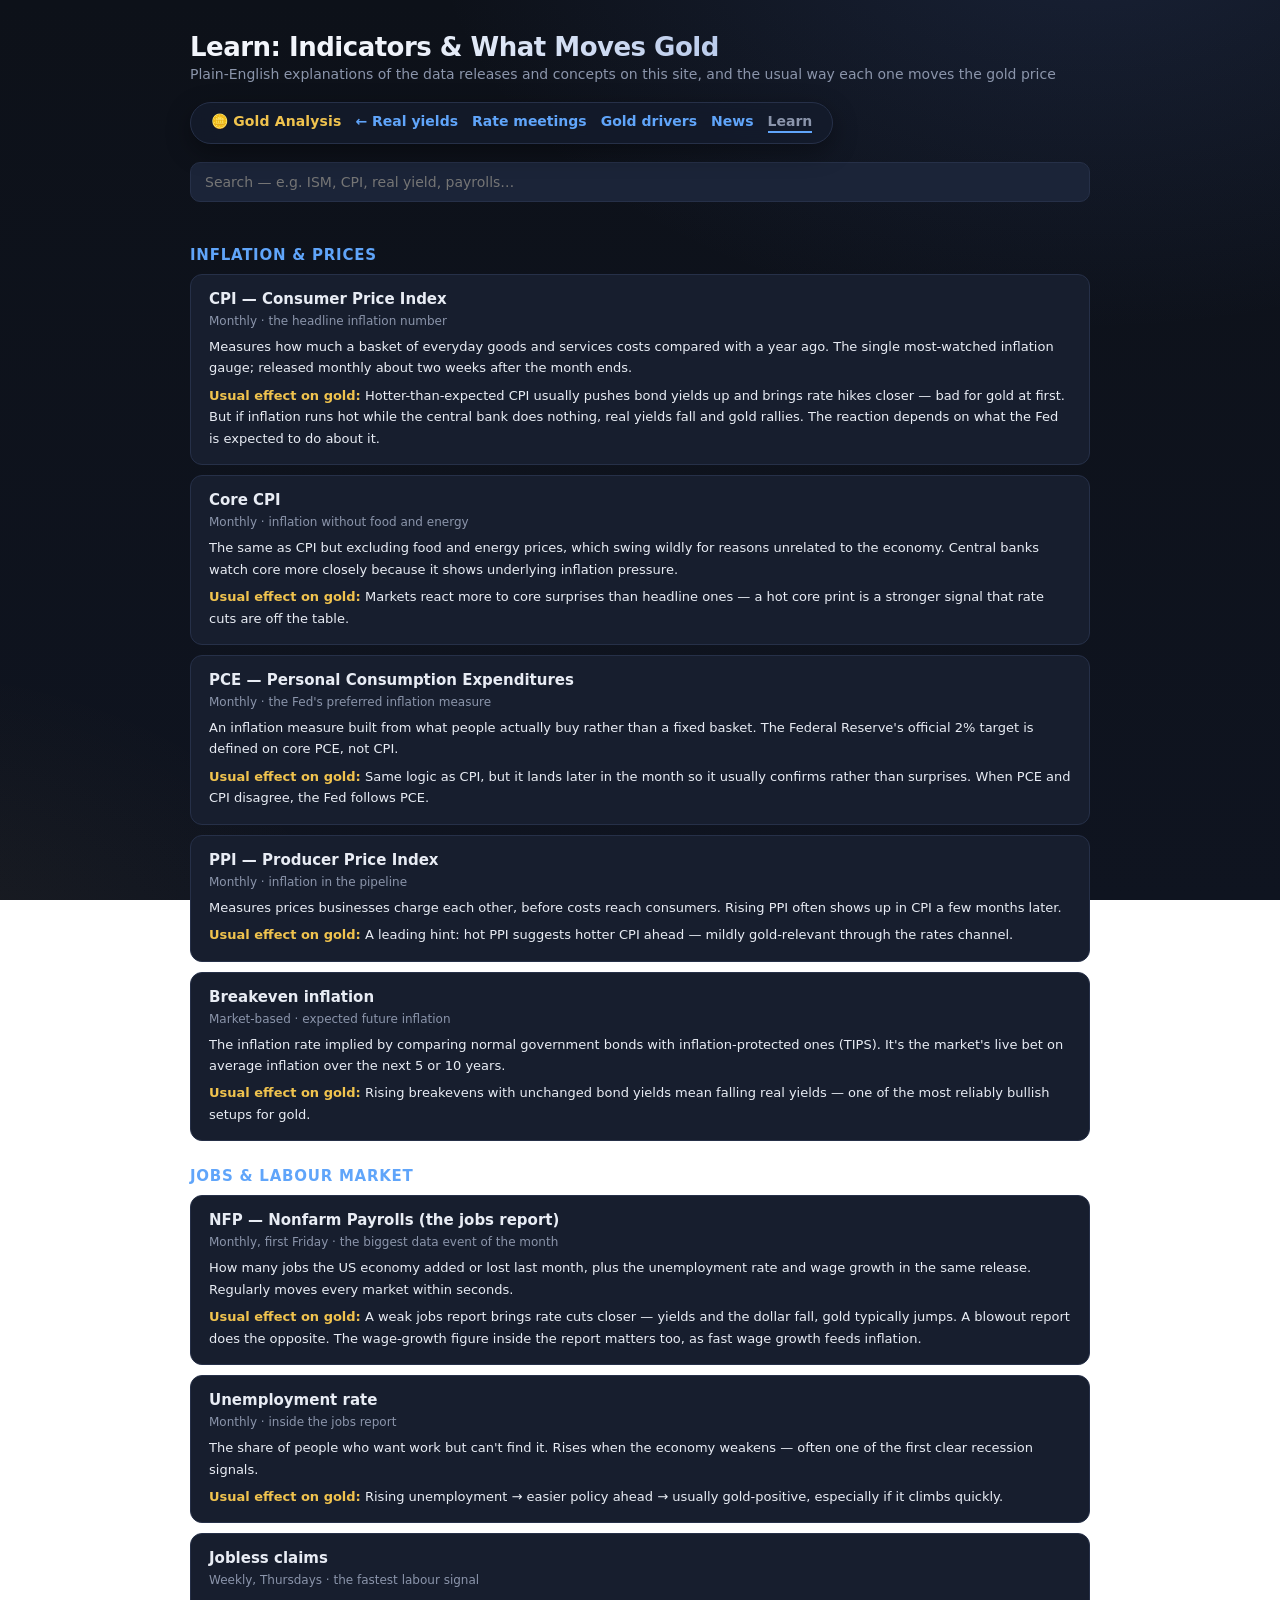
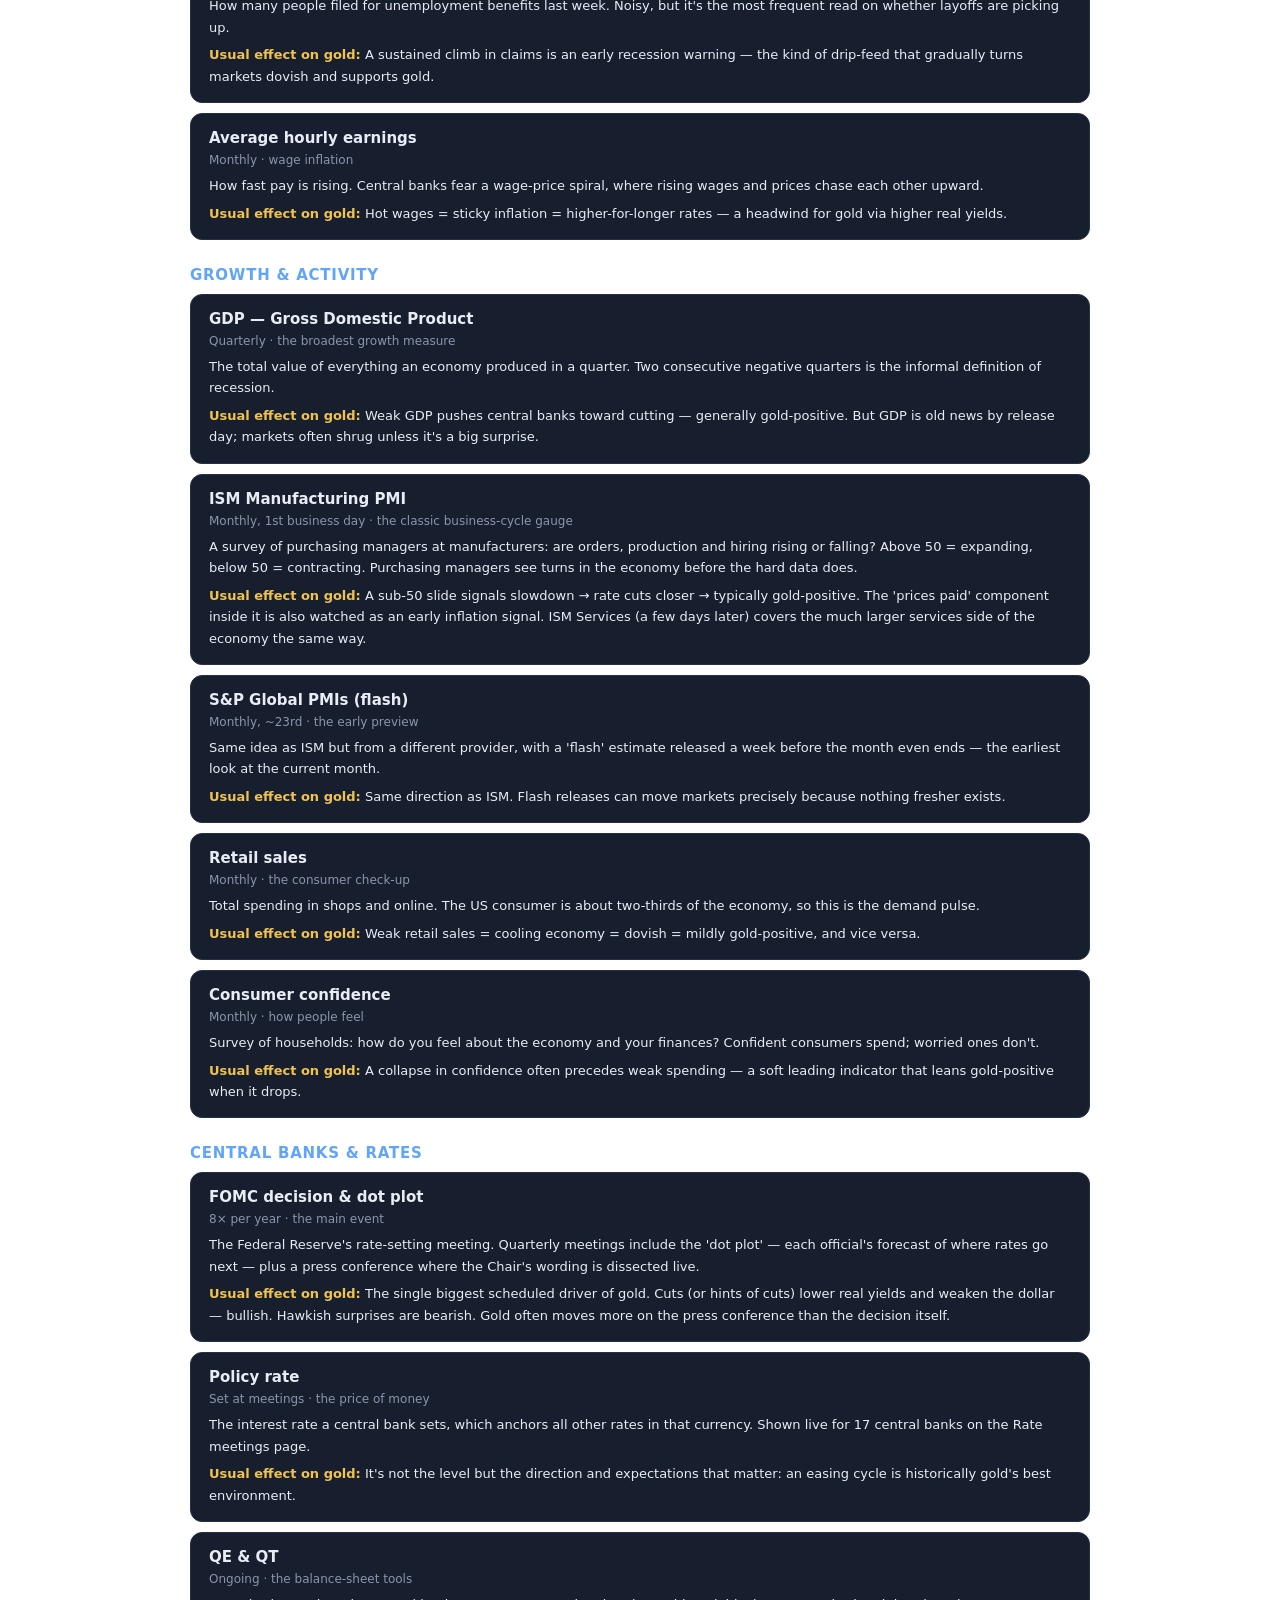
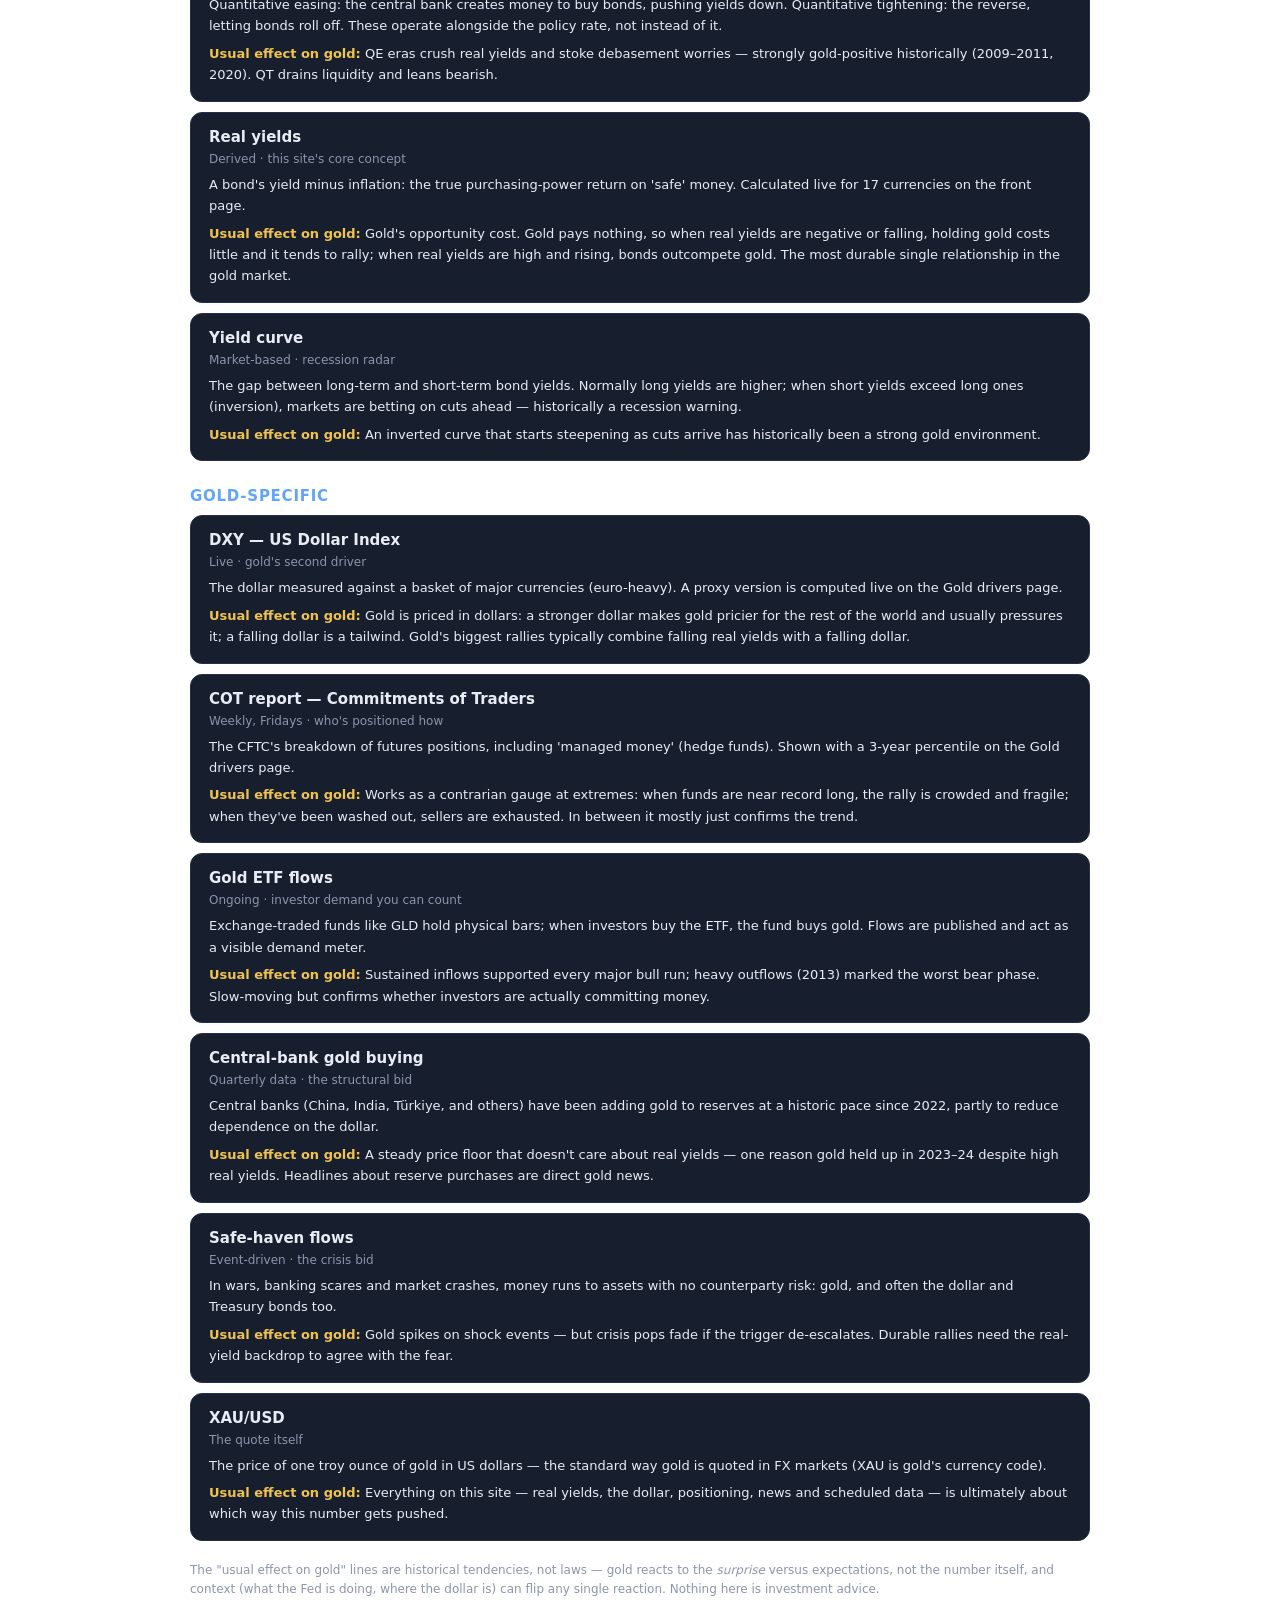
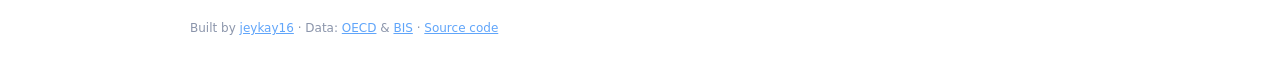
<file: learn.html>
<!DOCTYPE html>
<html lang="en">
<head>
<meta charset="UTF-8">
<meta name="viewport" content="width=device-width, initial-scale=1.0">
<link rel="icon" href="data:image/svg+xml,<svg xmlns=%22http://www.w3.org/2000/svg%22 viewBox=%220 0 100 100%22><text y=%22.9em%22 font-size=%2290%22>🪙</text></svg>">
<title>Gold Analysis — Learn What Moves Gold</title>
<style>
  :root {
    --bg: #0f1420;
    --card: #171e2e;
    --border: #263048;
    --text: #e8ecf4;
    --muted: #8b95ab;
    --pos: #34d399;
    --neg: #f87171;
    --accent: #60a5fa;
    --gold: #f0c34e;
  }
  * { box-sizing: border-box; }
  body {
    margin: 0;
    font-family: "Segoe UI", system-ui, sans-serif;
    background: var(--bg);
    color: var(--text);
    min-height: 100vh;
    padding: 32px 16px;
  }
  .wrap { max-width: 900px; margin: 0 auto; }
  h1 { margin: 0 0 4px; font-size: 26px; font-weight: 650; }
  .sub { color: var(--muted); font-size: 14px; margin-bottom: 20px; }
  .nav { margin: 0 0 18px; display: flex; gap: 14px; font-size: 14px; flex-wrap: wrap; }
  .nav a { color: var(--accent); text-decoration: none; font-weight: 600; }
  .nav a:hover { text-decoration: underline; }
  .nav .here { color: var(--muted); font-weight: 600; }
  input[type="search"] {
    width: 100%; background: #1b2438; border: 1px solid var(--border);
    color: var(--text); border-radius: 10px; padding: 11px 14px; font-size: 14px;
    font-family: inherit; margin-bottom: 18px; outline: none;
  }
  input[type="search"]:focus { border-color: var(--accent); }
  h2.cat {
    font-size: 15px; font-weight: 700; color: var(--accent);
    margin: 26px 0 10px; text-transform: uppercase; letter-spacing: 0.05em;
  }
  .entry {
    background: var(--card); border: 1px solid var(--border); border-radius: 12px;
    padding: 15px 18px; margin-bottom: 10px;
  }
  .entry h3 { margin: 0 0 6px; font-size: 15px; font-weight: 700; }
  .entry .meta { color: var(--muted); font-size: 12px; margin-bottom: 8px; }
  .entry p { margin: 6px 0 0; font-size: 13px; line-height: 1.65; }
  .entry .gold-note { color: var(--gold); font-weight: 600; }
  .hidden { display: none; }
  .none-msg { color: var(--muted); font-size: 14px; padding: 20px 0; }
  .note { color: var(--muted); font-size: 12px; margin-top: 20px; line-height: 1.6; }
</style>
<link rel="stylesheet" href="theme.css">
</head>
<body>
<div class="wrap">
  <h1>Learn: Indicators &amp; What Moves Gold</h1>
  <div class="sub">Plain-English explanations of the data releases and concepts on this site, and the usual way each one moves the gold price</div>

  <div class="nav">
    <a class="brand" href="index.html">🪙 Gold Analysis</a>
    <a href="index.html">&larr; Real yields</a>
    <a href="meetings.html">Rate meetings</a>
    <a href="gold.html">Gold drivers</a>
    <a href="news.html">News</a>
    <span class="here">Learn</span>
  </div>

  <input type="search" id="q" placeholder="Search — e.g. ISM, CPI, real yield, payrolls…">
  <div id="list"></div>
  <div class="none-msg hidden" id="noneMsg">Nothing matches that search.</div>

  <div class="note">
    The "usual effect on gold" lines are historical tendencies, not laws — gold reacts to the
    <i>surprise</i> versus expectations, not the number itself, and context (what the Fed is
    doing, where the dollar is) can flip any single reaction. Nothing here is investment advice.
  </div>

  <div class="note">Built by <a href="https://github.com/jeykay16" style="color:var(--accent)">jeykay16</a>
    &middot; Data: <a href="https://data-explorer.oecd.org" style="color:var(--accent)">OECD</a>
    &amp; <a href="https://data.bis.org" style="color:var(--accent)">BIS</a>
    &middot; <a href="https://github.com/jeykay16/real-yields" style="color:var(--accent)">Source code</a></div>
</div>

<script>
const ENTRIES = [
  ["Inflation & prices", [
    ["CPI — Consumer Price Index", "Monthly · the headline inflation number",
     "Measures how much a basket of everyday goods and services costs compared with a year ago. The single most-watched inflation gauge; released monthly about two weeks after the month ends.",
     "Hotter-than-expected CPI usually pushes bond yields up and brings rate hikes closer — bad for gold at first. But if inflation runs hot while the central bank does nothing, real yields fall and gold rallies. The reaction depends on what the Fed is expected to do about it."],
    ["Core CPI", "Monthly · inflation without food and energy",
     "The same as CPI but excluding food and energy prices, which swing wildly for reasons unrelated to the economy. Central banks watch core more closely because it shows underlying inflation pressure.",
     "Markets react more to core surprises than headline ones — a hot core print is a stronger signal that rate cuts are off the table."],
    ["PCE — Personal Consumption Expenditures", "Monthly · the Fed's preferred inflation measure",
     "An inflation measure built from what people actually buy rather than a fixed basket. The Federal Reserve's official 2% target is defined on core PCE, not CPI.",
     "Same logic as CPI, but it lands later in the month so it usually confirms rather than surprises. When PCE and CPI disagree, the Fed follows PCE."],
    ["PPI — Producer Price Index", "Monthly · inflation in the pipeline",
     "Measures prices businesses charge each other, before costs reach consumers. Rising PPI often shows up in CPI a few months later.",
     "A leading hint: hot PPI suggests hotter CPI ahead — mildly gold-relevant through the rates channel."],
    ["Breakeven inflation", "Market-based · expected future inflation",
     "The inflation rate implied by comparing normal government bonds with inflation-protected ones (TIPS). It's the market's live bet on average inflation over the next 5 or 10 years.",
     "Rising breakevens with unchanged bond yields mean falling real yields — one of the most reliably bullish setups for gold."]
  ]],
  ["Jobs & labour market", [
    ["NFP — Nonfarm Payrolls (the jobs report)", "Monthly, first Friday · the biggest data event of the month",
     "How many jobs the US economy added or lost last month, plus the unemployment rate and wage growth in the same release. Regularly moves every market within seconds.",
     "A weak jobs report brings rate cuts closer — yields and the dollar fall, gold typically jumps. A blowout report does the opposite. The wage-growth figure inside the report matters too, as fast wage growth feeds inflation."],
    ["Unemployment rate", "Monthly · inside the jobs report",
     "The share of people who want work but can't find it. Rises when the economy weakens — often one of the first clear recession signals.",
     "Rising unemployment → easier policy ahead → usually gold-positive, especially if it climbs quickly."],
    ["Jobless claims", "Weekly, Thursdays · the fastest labour signal",
     "How many people filed for unemployment benefits last week. Noisy, but it's the most frequent read on whether layoffs are picking up.",
     "A sustained climb in claims is an early recession warning — the kind of drip-feed that gradually turns markets dovish and supports gold."],
    ["Average hourly earnings", "Monthly · wage inflation",
     "How fast pay is rising. Central banks fear a wage-price spiral, where rising wages and prices chase each other upward.",
     "Hot wages = sticky inflation = higher-for-longer rates — a headwind for gold via higher real yields."]
  ]],
  ["Growth & activity", [
    ["GDP — Gross Domestic Product", "Quarterly · the broadest growth measure",
     "The total value of everything an economy produced in a quarter. Two consecutive negative quarters is the informal definition of recession.",
     "Weak GDP pushes central banks toward cutting — generally gold-positive. But GDP is old news by release day; markets often shrug unless it's a big surprise."],
    ["ISM Manufacturing PMI", "Monthly, 1st business day · the classic business-cycle gauge",
     "A survey of purchasing managers at manufacturers: are orders, production and hiring rising or falling? Above 50 = expanding, below 50 = contracting. Purchasing managers see turns in the economy before the hard data does.",
     "A sub-50 slide signals slowdown → rate cuts closer → typically gold-positive. The 'prices paid' component inside it is also watched as an early inflation signal. ISM Services (a few days later) covers the much larger services side of the economy the same way."],
    ["S&P Global PMIs (flash)", "Monthly, ~23rd · the early preview",
     "Same idea as ISM but from a different provider, with a 'flash' estimate released a week before the month even ends — the earliest look at the current month.",
     "Same direction as ISM. Flash releases can move markets precisely because nothing fresher exists."],
    ["Retail sales", "Monthly · the consumer check-up",
     "Total spending in shops and online. The US consumer is about two-thirds of the economy, so this is the demand pulse.",
     "Weak retail sales = cooling economy = dovish = mildly gold-positive, and vice versa."],
    ["Consumer confidence", "Monthly · how people feel",
     "Survey of households: how do you feel about the economy and your finances? Confident consumers spend; worried ones don't.",
     "A collapse in confidence often precedes weak spending — a soft leading indicator that leans gold-positive when it drops."]
  ]],
  ["Central banks & rates", [
    ["FOMC decision & dot plot", "8× per year · the main event",
     "The Federal Reserve's rate-setting meeting. Quarterly meetings include the 'dot plot' — each official's forecast of where rates go next — plus a press conference where the Chair's wording is dissected live.",
     "The single biggest scheduled driver of gold. Cuts (or hints of cuts) lower real yields and weaken the dollar — bullish. Hawkish surprises are bearish. Gold often moves more on the press conference than the decision itself."],
    ["Policy rate", "Set at meetings · the price of money",
     "The interest rate a central bank sets, which anchors all other rates in that currency. Shown live for 17 central banks on the Rate meetings page.",
     "It's not the level but the direction and expectations that matter: an easing cycle is historically gold's best environment."],
    ["QE & QT", "Ongoing · the balance-sheet tools",
     "Quantitative easing: the central bank creates money to buy bonds, pushing yields down. Quantitative tightening: the reverse, letting bonds roll off. These operate alongside the policy rate, not instead of it.",
     "QE eras crush real yields and stoke debasement worries — strongly gold-positive historically (2009–2011, 2020). QT drains liquidity and leans bearish."],
    ["Real yields", "Derived · this site's core concept",
     "A bond's yield minus inflation: the true purchasing-power return on 'safe' money. Calculated live for 17 currencies on the front page.",
     "Gold's opportunity cost. Gold pays nothing, so when real yields are negative or falling, holding gold costs little and it tends to rally; when real yields are high and rising, bonds outcompete gold. The most durable single relationship in the gold market."],
    ["Yield curve", "Market-based · recession radar",
     "The gap between long-term and short-term bond yields. Normally long yields are higher; when short yields exceed long ones (inversion), markets are betting on cuts ahead — historically a recession warning.",
     "An inverted curve that starts steepening as cuts arrive has historically been a strong gold environment."]
  ]],
  ["Gold-specific", [
    ["DXY — US Dollar Index", "Live · gold's second driver",
     "The dollar measured against a basket of major currencies (euro-heavy). A proxy version is computed live on the Gold drivers page.",
     "Gold is priced in dollars: a stronger dollar makes gold pricier for the rest of the world and usually pressures it; a falling dollar is a tailwind. Gold's biggest rallies typically combine falling real yields with a falling dollar."],
    ["COT report — Commitments of Traders", "Weekly, Fridays · who's positioned how",
     "The CFTC's breakdown of futures positions, including 'managed money' (hedge funds). Shown with a 3-year percentile on the Gold drivers page.",
     "Works as a contrarian gauge at extremes: when funds are near record long, the rally is crowded and fragile; when they've been washed out, sellers are exhausted. In between it mostly just confirms the trend."],
    ["Gold ETF flows", "Ongoing · investor demand you can count",
     "Exchange-traded funds like GLD hold physical bars; when investors buy the ETF, the fund buys gold. Flows are published and act as a visible demand meter.",
     "Sustained inflows supported every major bull run; heavy outflows (2013) marked the worst bear phase. Slow-moving but confirms whether investors are actually committing money."],
    ["Central-bank gold buying", "Quarterly data · the structural bid",
     "Central banks (China, India, Türkiye, and others) have been adding gold to reserves at a historic pace since 2022, partly to reduce dependence on the dollar.",
     "A steady price floor that doesn't care about real yields — one reason gold held up in 2023–24 despite high real yields. Headlines about reserve purchases are direct gold news."],
    ["Safe-haven flows", "Event-driven · the crisis bid",
     "In wars, banking scares and market crashes, money runs to assets with no counterparty risk: gold, and often the dollar and Treasury bonds too.",
     "Gold spikes on shock events — but crisis pops fade if the trigger de-escalates. Durable rallies need the real-yield backdrop to agree with the fear."],
    ["XAU/USD", "The quote itself",
     "The price of one troy ounce of gold in US dollars — the standard way gold is quoted in FX markets (XAU is gold's currency code).",
     "Everything on this site — real yields, the dollar, positioning, news and scheduled data — is ultimately about which way this number gets pushed."]
  ]]
];

const list = document.getElementById("list");
list.innerHTML = ENTRIES.map(([cat, items]) => `
  <h2 class="cat">${cat}</h2>` +
  items.map(([name, meta, what, gold]) => `
    <div class="entry">
      <h3>${name}</h3>
      <div class="meta">${meta}</div>
      <p>${what}</p>
      <p><span class="gold-note">Usual effect on gold:</span> ${gold}</p>
    </div>`).join("")
).join("");

document.getElementById("q").addEventListener("input", ev => {
  const q = ev.target.value.trim().toLowerCase();
  let any = false;
  document.querySelectorAll(".entry").forEach(e => {
    const hit = !q || e.textContent.toLowerCase().includes(q);
    e.classList.toggle("hidden", !hit);
    if (hit) any = true;
  });
  document.querySelectorAll("h2.cat").forEach(h => {
    let el = h.nextElementSibling, visible = false;
    while (el && !el.classList.contains("cat".split(" ")[0]) && el.tagName !== "H2") {
      if (el.classList.contains("entry") && !el.classList.contains("hidden")) visible = true;
      el = el.nextElementSibling;
    }
    h.classList.toggle("hidden", !visible);
  });
  document.getElementById("noneMsg").classList.toggle("hidden", any);
});
</script>
</body>
</html>
</file>
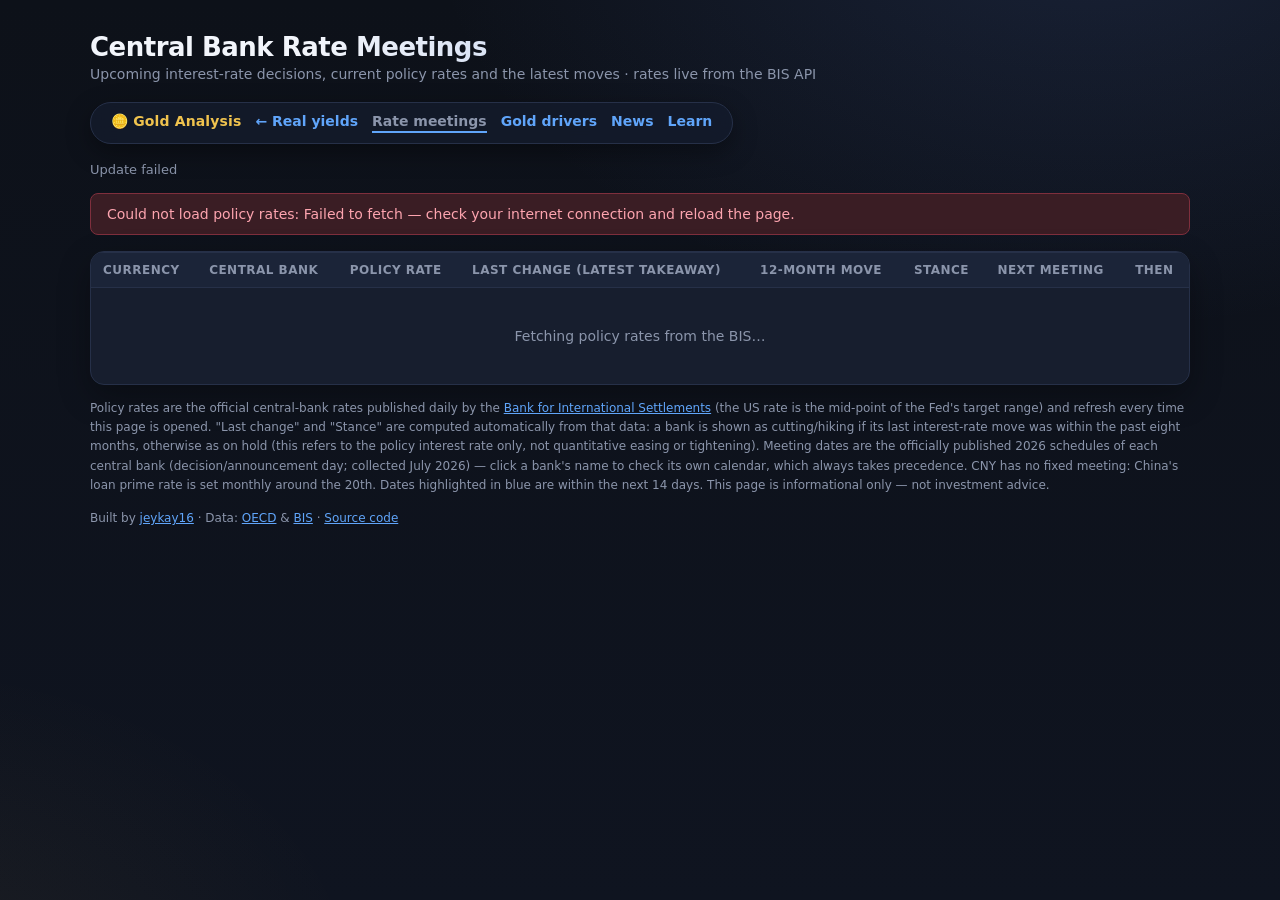
<file: meetings.html>
<!DOCTYPE html>
<html lang="en">
<head>
<meta charset="UTF-8">
<meta name="viewport" content="width=device-width, initial-scale=1.0">
<link rel="icon" href="data:image/svg+xml,<svg xmlns=%22http://www.w3.org/2000/svg%22 viewBox=%220 0 100 100%22><text y=%22.9em%22 font-size=%2290%22>🪙</text></svg>">
<title>Gold Analysis — Central Bank Rate Meetings</title>
<link rel="preconnect" href="https://stats.bis.org">
<style>
  :root {
    --bg: #0f1420;
    --card: #171e2e;
    --border: #263048;
    --text: #e8ecf4;
    --muted: #8b95ab;
    --pos: #34d399;
    --neg: #f87171;
    --accent: #60a5fa;
  }
  * { box-sizing: border-box; }
  body {
    margin: 0;
    font-family: "Segoe UI", system-ui, sans-serif;
    background: var(--bg);
    color: var(--text);
    min-height: 100vh;
    padding: 32px 16px;
  }
  .wrap { max-width: 1100px; margin: 0 auto; }
  h1 { margin: 0 0 4px; font-size: 26px; font-weight: 650; }
  .sub { color: var(--muted); font-size: 14px; margin-bottom: 20px; }
  .nav { margin: 0 0 18px; display: flex; gap: 14px; font-size: 14px; }
  .nav a { color: var(--accent); text-decoration: none; font-weight: 600; }
  .nav a:hover { text-decoration: underline; }
  .nav .here { color: var(--muted); font-weight: 600; }
  .status { color: var(--muted); font-size: 13px; margin-bottom: 16px; }
  .card {
    background: var(--card); border: 1px solid var(--border);
    border-radius: 12px; overflow-x: auto;
  }
  table { width: 100%; border-collapse: collapse; font-size: 14px; }
  th, td { padding: 10px 12px; text-align: left; white-space: nowrap; }
  th {
    background: #1b2438; color: var(--muted); font-weight: 600;
    font-size: 12px; text-transform: uppercase; letter-spacing: 0.04em;
  }
  tr { border-top: 1px solid var(--border); }
  tbody tr:hover { background: #1c2540; }
  .ccy { font-weight: 700; }
  .bank a { color: var(--text); text-decoration: none; border-bottom: 1px dotted var(--muted); }
  .bank a:hover { color: var(--accent); border-color: var(--accent); }
  .rate { font-weight: 700; }
  .period { color: var(--muted); font-size: 12px; }
  .pos { color: var(--pos); }
  .neg { color: var(--neg); }
  .muted { color: var(--muted); }
  .stance { padding: 3px 10px; border-radius: 999px; font-size: 12px; font-weight: 700; }
  .stance.easing { background: rgba(52, 211, 153, .12); color: var(--pos); border: 1px solid var(--pos); }
  .stance.tightening { background: rgba(248, 113, 113, .12); color: var(--neg); border: 1px solid var(--neg); }
  .stance.hold { background: rgba(139, 149, 171, .12); color: var(--muted); border: 1px solid var(--muted); }
  .soon { color: var(--accent); font-weight: 700; }
  .note { color: var(--muted); font-size: 12px; margin-top: 14px; line-height: 1.6; }
  #error {
    display: none; background: #3a1d24; border: 1px solid #7f2f3d;
    color: #fda4af; padding: 12px 16px; border-radius: 8px; margin-bottom: 16px;
    font-size: 14px;
  }
  .loading td { text-align: center !important; color: var(--muted); padding: 40px; }
</style>
<link rel="stylesheet" href="theme.css">
</head>
<body>
<div class="wrap">
  <h1>Central Bank Rate Meetings</h1>
  <div class="sub">Upcoming interest-rate decisions, current policy rates and the latest moves &middot; rates live from the BIS API</div>

  <div class="nav">
    <a class="brand" href="index.html">🪙 Gold Analysis</a>
    <a href="index.html">&larr; Real yields</a>
    <span class="here">Rate meetings</span>
    <a href="gold.html">Gold drivers</a>
    <a href="news.html">News</a>
    <a href="learn.html">Learn</a>
  </div>

  <div class="status" id="status">Loading policy rates&hellip;</div>
  <div id="error"></div>

  <div class="card">
    <table>
      <thead>
        <tr>
          <th>Currency</th>
          <th>Central bank</th>
          <th>Policy rate</th>
          <th>Last change (latest takeaway)</th>
          <th>12-month move</th>
          <th>Stance</th>
          <th>Next meeting</th>
          <th>Then</th>
        </tr>
      </thead>
      <tbody id="tbody">
        <tr class="loading"><td colspan="8">Fetching policy rates from the BIS&hellip;</td></tr>
      </tbody>
    </table>
  </div>

  <div class="note">
    Policy rates are the official central-bank rates published daily by the
    <a href="https://data.bis.org/topics/CBPOL" style="color:var(--accent)">Bank for International Settlements</a>
    (the US rate is the mid-point of the Fed's target range) and refresh every time this
    page is opened. "Last change" and "Stance" are computed automatically from that data:
    a bank is shown as cutting/hiking if its last interest-rate move was within the past
    eight months, otherwise as on hold (this refers to the policy interest rate only,
    not quantitative easing or tightening). Meeting dates are the officially published 2026 schedules of each
    central bank (decision/announcement day; collected July 2026) &mdash; click a bank's name
    to check its own calendar, which always takes precedence. CNY has no fixed meeting:
    China's loan prime rate is set monthly around the 20th. Dates highlighted in blue are
    within the next 14 days. This page is informational only &mdash; not investment advice.
  </div>

  <div class="note">Built by <a href="https://github.com/jeykay16" style="color:var(--accent)">jeykay16</a>
    &middot; Data: <a href="https://data-explorer.oecd.org" style="color:var(--accent)">OECD</a>
    &amp; <a href="https://data.bis.org" style="color:var(--accent)">BIS</a>
    &middot; <a href="https://github.com/jeykay16/real-yields" style="color:var(--accent)">Source code</a></div>
</div>

<script>
// currency -> [BIS area code, bank name, official calendar URL,
//              2026 decision dates (announcement day) from July onwards]
const BANKS = {
  USD: ["US", "US Federal Reserve (FOMC)", "https://www.federalreserve.gov/monetarypolicy/fomccalendars.htm",
        ["2026-07-29", "2026-09-16", "2026-10-28", "2026-12-09"]],
  EUR: ["XM", "European Central Bank", "https://www.ecb.europa.eu/press/calendars/mgcgc/html/index.en.html",
        ["2026-07-23", "2026-09-10", "2026-10-29", "2026-12-17"]],
  JPY: ["JP", "Bank of Japan", "https://www.boj.or.jp/en/mopo/mpmsche_minu/index.htm",
        ["2026-07-31", "2026-09-18", "2026-10-30", "2026-12-18"]],
  GBP: ["GB", "Bank of England (MPC)", "https://www.bankofengland.co.uk/monetary-policy/upcoming-mpc-dates",
        ["2026-07-30", "2026-09-17", "2026-11-05", "2026-12-17"]],
  CHF: ["CH", "Swiss National Bank", "https://www.snb.ch/en/services-events/digital-services/important-dates",
        ["2026-09-24", "2026-12-10"]],
  CAD: ["CA", "Bank of Canada", "https://www.bankofcanada.ca/press/upcoming-events/",
        ["2026-07-15", "2026-09-02", "2026-10-28", "2026-12-09"]],
  AUD: ["AU", "Reserve Bank of Australia", "https://www.rba.gov.au/schedules-events/",
        ["2026-08-11", "2026-09-29", "2026-11-03", "2026-12-08"]],
  NZD: ["NZ", "Reserve Bank of New Zealand", "https://www.rbnz.govt.nz/monetary-policy",
        ["2026-07-08", "2026-09-02", "2026-10-28", "2026-12-09"]],
  SEK: ["SE", "Sveriges Riksbank", "https://www.riksbank.se/en-gb/press-and-published/calendar/",
        ["2026-08-20", "2026-09-24", "2026-11-04", "2026-12-16"]],
  NOK: ["NO", "Norges Bank", "https://www.norges-bank.no/en/topics/Monetary-policy/",
        ["2026-08-13", "2026-09-24", "2026-11-05", "2026-12-17"]],
  KRW: ["KR", "Bank of Korea", "https://www.bok.or.kr/eng/main/main.do",
        ["2026-07-16", "2026-08-27", "2026-10-22", "2026-11-26"]],
  CNY: ["CN", "People's Bank of China", "http://www.pbc.gov.cn/en/",
        "LPR"],
  INR: ["IN", "Reserve Bank of India (MPC)", "https://www.rbi.org.in",
        ["2026-08-05", "2026-10-07", "2026-12-04"]],
  BRL: ["BR", "Banco Central do Brasil (Copom)", "https://www.bcb.gov.br/en/monetarypolicy",
        ["2026-08-05", "2026-09-16", "2026-11-04", "2026-12-09"]],
  MXN: ["MX", "Banco de México", "https://www.banxico.org.mx/",
        ["2026-08-06", "2026-09-24", "2026-11-05", "2026-12-17"]],
  ZAR: ["ZA", "South African Reserve Bank (MPC)", "https://www.resbank.co.za/",
        ["2026-07-23", "2026-09-23", "2026-11-19"]],
  PLN: ["PL", "National Bank of Poland (MPC)", "https://nbp.pl/en/",
        ["2026-07-08", "2026-09-02", "2026-10-07", "2026-11-04", "2026-12-02"]],
};

// quote-aware CSV parser (BIS text fields can contain commas)
function parseCsv(text) {
  const rows = []; let row = []; let cur = ""; let inQ = false;
  for (let i = 0; i < text.length; i++) {
    const c = text[i];
    if (inQ) {
      if (c === '"') { if (text[i + 1] === '"') { cur += '"'; i++; } else inQ = false; }
      else cur += c;
    }
    else if (c === '"') inQ = true;
    else if (c === ",") { row.push(cur); cur = ""; }
    else if (c === "\n") { row.push(cur.replace(/\r$/, "")); rows.push(row); row = []; cur = ""; }
    else cur += c;
  }
  if (cur !== "" || row.length) { row.push(cur.replace(/\r$/, "")); rows.push(row); }
  return rows;
}

const MONTHS = ["Jan", "Feb", "Mar", "Apr", "May", "Jun",
                "Jul", "Aug", "Sep", "Oct", "Nov", "Dec"];
function fmtDate(iso) {
  const [y, m, d] = iso.split("-").map(Number);
  return `${d} ${MONTHS[m - 1]} ${y}`;
}
function bp(delta) {
  const v = Math.round(delta * 100);
  return (v > 0 ? "+" : "") + v + "bp";
}

async function load() {
  const status = document.getElementById("status");
  const errBox = document.getElementById("error");
  try {
    // fast path: pre-built data file with each bank's rate already reduced
    let info = null;
    try {
      const r = await fetch("data/market.json", { cache: "no-cache" });
      if (r.ok) {
        const S = await r.json();
        if (S.cbRates && Date.now() - new Date(S.updated).getTime() < 48 * 3600 * 1000) {
          info = S.cbRates;
        }
      }
    } catch (e) { /* fall through to the BIS API */ }

    if (!info) {
      const start = new Date();
      start.setMonth(start.getMonth() - 14);
      const startStr = start.toISOString().slice(0, 10);
      const areas = Object.values(BANKS).map(b => "D." + b[0]).join(",");
      const url = `https://stats.bis.org/api/v2/data/dataflow/BIS/WS_CBPOL/1.0/${areas}` +
        `?format=csv&startPeriod=${startStr}`;
      const resp = await fetch(url);
      if (!resp.ok) throw new Error(`BIS API returned HTTP ${resp.status}`);
      const grid = parseCsv(await resp.text());
      const header = grid[0];
      const iArea = header.indexOf("REF_AREA");
      const iDate = header.indexOf("TIME_PERIOD");
      const iVal = header.indexOf("OBS_VALUE");
      const series = {};
      for (const row of grid.slice(1)) {
        const v = parseFloat(row[iVal]);
        if (!isFinite(v)) continue;
        (series[row[iArea]] = series[row[iArea]] || []).push([row[iDate], v]);
      }
      const target = new Date(); target.setFullYear(target.getFullYear() - 1);
      const targetIso = target.toISOString().slice(0, 10);
      info = {};
      for (const a in series) {
        const s = series[a].sort((x, y) => x[0] < y[0] ? -1 : 1);
        let change = null;
        for (let i = 1; i < s.length; i++) {
          if (s[i][1] !== s[i - 1][1]) change = { date: s[i][0], from: s[i - 1][1], to: s[i][1] };
        }
        let ya = s[0];
        for (const obs of s) { if (obs[0] <= targetIso) ya = obs; else break; }
        info[a] = { rate: s[s.length - 1][1], date: s[s.length - 1][0], change, yearAgo: ya[1] };
      }
    }

    const todayIso = new Date().toISOString().slice(0, 10);
    const soonIso = new Date(Date.now() + 14 * 86400000).toISOString().slice(0, 10);

    const html = Object.entries(BANKS).map(([ccy, [area, bank, link, dates]]) => {
      const d = info[area];
      let rateCell = `<span class="muted">n/a</span>`, changeCell = `<span class="muted">n/a</span>`,
          moveCell = `<span class="muted">n/a</span>`, stanceCell = "";
      if (d) {
        rateCell = `<span class="rate">${d.rate.toFixed(2)}%</span> <span class="period">${fmtDate(d.date)}</span>`;
        const change = d.change;
        if (change) {
          const cut = change.to < change.from;
          changeCell = `<span class="${cut ? "pos" : "neg"}">${cut ? "Cut" : "Hiked"} ` +
            `${bp(Math.abs(change.to - change.from) * (cut ? -1 : 1))}</span> on ${fmtDate(change.date)} ` +
            `<span class="period">(${change.from.toFixed(2)}% &rarr; ${change.to.toFixed(2)}%)</span>`;
        } else {
          changeCell = `<span class="muted">no change in past 14 months</span>`;
        }

        const net = d.rate - d.yearAgo;
        moveCell = net === 0 ? `<span class="muted">unchanged</span>` :
          `<span class="${net < 0 ? "pos" : "neg"}">${bp(net)}</span>`;

        // stance: last move within 8 months = cutting/hiking, else on hold
        const eightMo = new Date(); eightMo.setMonth(eightMo.getMonth() - 8);
        const active = change && change.date >= eightMo.toISOString().slice(0, 10);
        stanceCell = !active ? `<span class="stance hold">ON HOLD</span>` :
          change.to < change.from ? `<span class="stance easing">CUTTING</span>` :
          `<span class="stance tightening">HIKING</span>`;
      }

      let nextCell, thenCell;
      if (dates === "LPR") {
        nextCell = `LPR set monthly`;
        thenCell = `<span class="period">around the 20th</span>`;
      } else {
        const future = dates.filter(d => d >= todayIso);
        nextCell = future.length ?
          `<span class="${future[0] <= soonIso ? "soon" : ""}">${fmtDate(future[0])}</span>` :
          `<span class="muted">see 2027 calendar</span>`;
        thenCell = future.length > 1 ?
          `<span class="period">${future.slice(1, 3).map(fmtDate).join(" &middot; ")}</span>` :
          `<span class="period">&mdash;</span>`;
      }

      return `<tr>
        <td class="ccy">${ccy}</td>
        <td class="bank"><a href="${link}" target="_blank" rel="noopener">${bank}</a></td>
        <td>${rateCell}</td>
        <td>${changeCell}</td>
        <td>${moveCell}</td>
        <td>${stanceCell}</td>
        <td>${nextCell}</td>
        <td>${thenCell}</td>
      </tr>`;
    }).join("");

    document.getElementById("tbody").innerHTML = html;
    status.textContent = `Last updated ${new Date().toLocaleString()} · rates refresh on every visit`;
  } catch (e) {
    errBox.textContent = "Could not load policy rates: " + e.message +
      " — check your internet connection and reload the page.";
    errBox.style.display = "block";
    status.textContent = "Update failed";
  }
}

load();
</script>
</body>
</html>
</file>
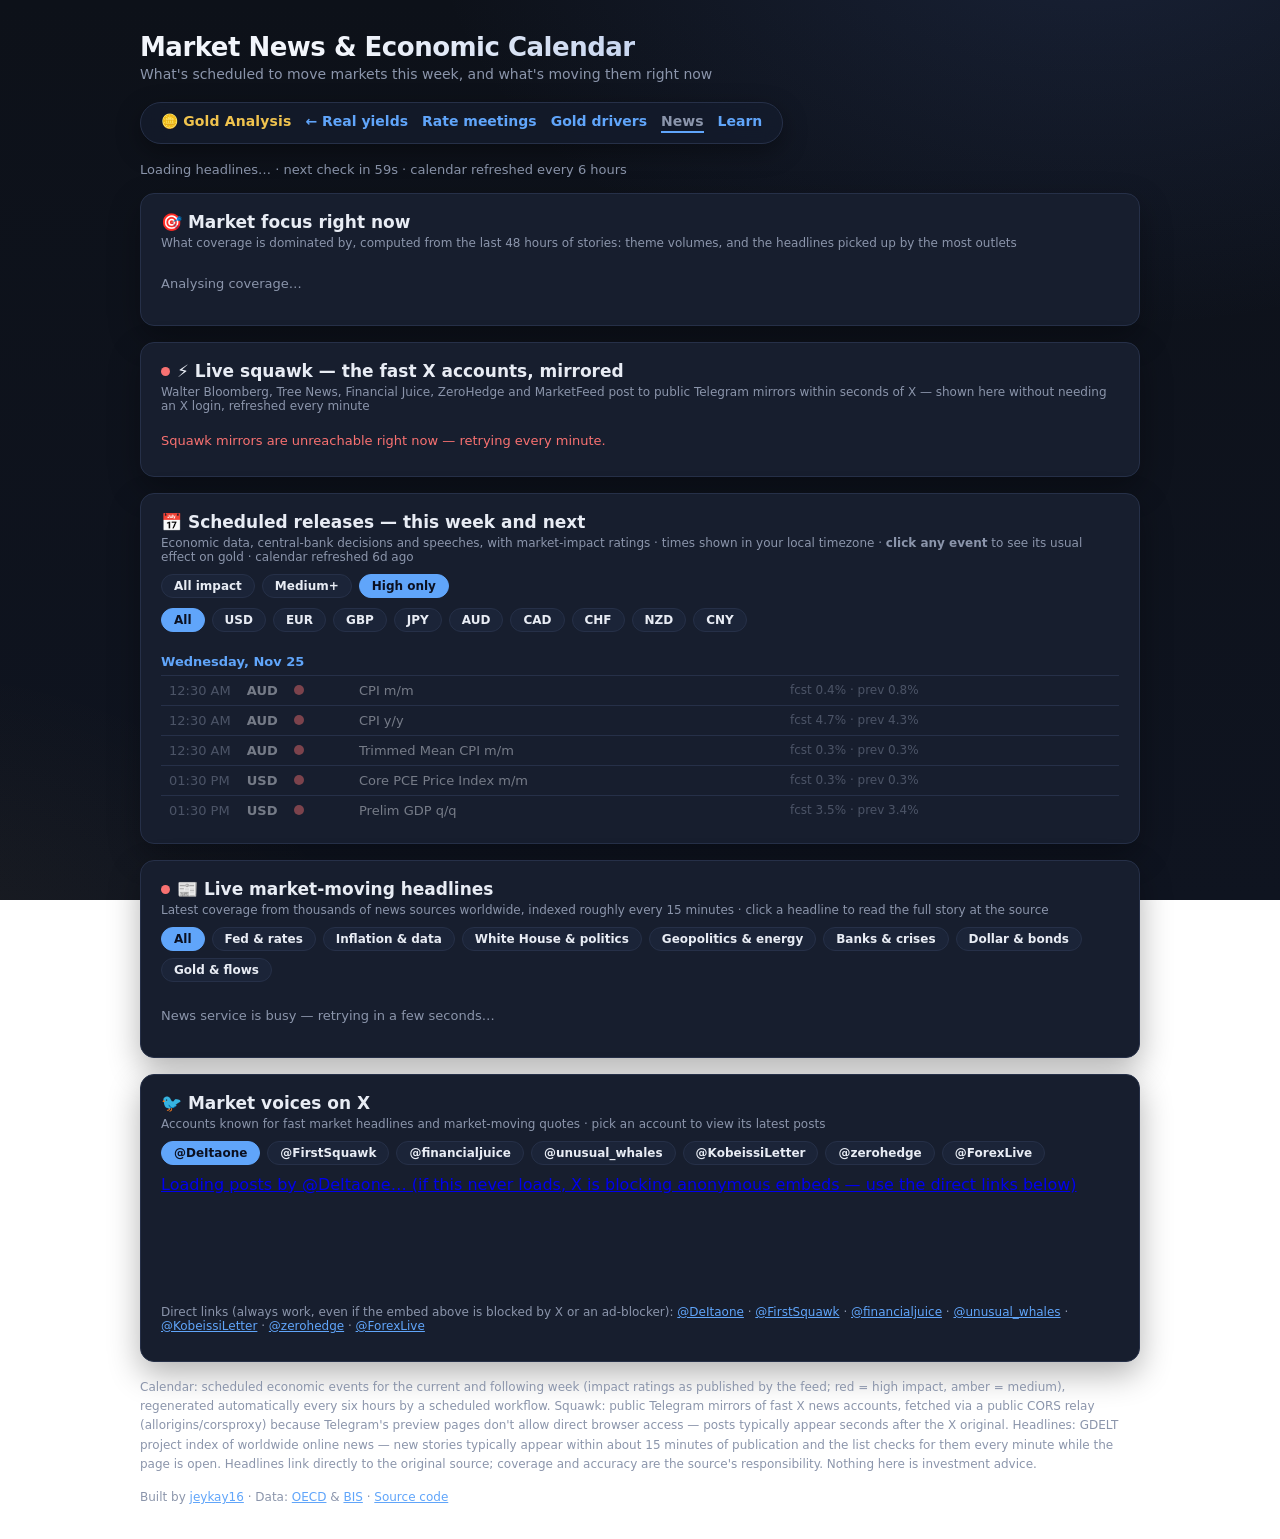
<file: news.html>
<!DOCTYPE html>
<html lang="en">
<head>
<meta charset="UTF-8">
<meta name="viewport" content="width=device-width, initial-scale=1.0">
<link rel="icon" href="data:image/svg+xml,<svg xmlns=%22http://www.w3.org/2000/svg%22 viewBox=%220 0 100 100%22><text y=%22.9em%22 font-size=%2290%22>🪙</text></svg>">
<title>Gold Analysis — Market News & Economic Calendar</title>
<link rel="preconnect" href="https://api.gdeltproject.org">
<link rel="preconnect" href="https://platform.twitter.com">
<style>
  :root {
    --bg: #0f1420;
    --card: #171e2e;
    --border: #263048;
    --text: #e8ecf4;
    --muted: #8b95ab;
    --pos: #34d399;
    --neg: #f87171;
    --accent: #60a5fa;
    --warn: #fbbf24;
  }
  * { box-sizing: border-box; }
  body {
    margin: 0;
    font-family: "Segoe UI", system-ui, sans-serif;
    background: var(--bg);
    color: var(--text);
    min-height: 100vh;
    padding: 32px 16px;
  }
  .wrap { max-width: 1000px; margin: 0 auto; }
  h1 { margin: 0 0 4px; font-size: 26px; font-weight: 650; }
  .sub { color: var(--muted); font-size: 14px; margin-bottom: 20px; }
  .nav { margin: 0 0 18px; display: flex; gap: 14px; font-size: 14px; flex-wrap: wrap; }
  .nav a { color: var(--accent); text-decoration: none; font-weight: 600; }
  .nav a:hover { text-decoration: underline; }
  .nav .here { color: var(--muted); font-weight: 600; }
  .status { color: var(--muted); font-size: 13px; margin-bottom: 16px; }
  .card {
    background: var(--card); border: 1px solid var(--border);
    border-radius: 12px; padding: 18px 20px; margin-bottom: 16px;
  }
  .card h2 { margin: 0 0 4px; font-size: 17px; font-weight: 650; }
  .card .cap { color: var(--muted); font-size: 12px; margin-bottom: 10px; }
  .chips { display: flex; gap: 7px; flex-wrap: wrap; margin: 10px 0; }
  .chip {
    background: #1b2438; border: 1px solid var(--border); color: var(--text);
    padding: 4px 12px; border-radius: 999px; font-size: 12px; font-weight: 700;
    cursor: pointer; user-select: none;
  }
  .chip:hover { border-color: var(--accent); }
  .chip.on { background: var(--accent); border-color: var(--accent); color: #0b1020; }
  .muted { color: var(--muted); }
  .loading-msg { color: var(--muted); font-size: 13px; padding: 16px 0; }
  .err { color: var(--neg); font-size: 13px; padding: 10px 0; }

  /* calendar */
  .day-head {
    font-size: 13px; font-weight: 700; color: var(--accent);
    padding: 12px 0 6px; border-bottom: 1px solid var(--border);
  }
  .day-head.today { color: var(--warn); }
  table.cal { width: 100%; border-collapse: collapse; font-size: 13px; }
  .cal td { padding: 7px 8px; vertical-align: top; }
  .cal tr { border-top: 1px solid var(--border); }
  .cal tr:first-child { border-top: none; }
  .cal tr.past { opacity: 0.45; }
  .cal .t { white-space: nowrap; color: var(--muted); width: 70px; }
  .cal .cur { font-weight: 700; width: 46px; }
  .imp { display: inline-block; width: 10px; height: 10px; border-radius: 50%; margin-right: 2px; }
  .imp.High { background: var(--neg); }
  .imp.Medium { background: var(--warn); }
  .imp.Low { background: #4b5568; }
  .cal .fx { color: var(--muted); font-size: 12px; white-space: nowrap; }

  /* news list */
  .news-item {
    padding: 10px 0; border-top: 1px solid var(--border);
    font-size: 14px; line-height: 1.5;
  }
  .news-item:first-of-type { border-top: none; }
  .news-item a { color: var(--text); text-decoration: none; font-weight: 600; }
  .news-item a:hover { color: var(--accent); }
  .news-meta { color: var(--muted); font-size: 12px; margin-top: 2px; }
  .news-meta .ago { color: var(--warn); font-weight: 600; }
  .impact-toggle {
    display: inline-block; color: var(--warn); cursor: pointer; font-size: 12px;
    font-weight: 600; margin-top: 4px; user-select: none;
  }
  .impact-toggle:hover { text-decoration: underline; }
  .impact-detail {
    font-size: 12px; line-height: 1.65; background: #1b2438;
    border: 1px solid var(--border); border-radius: 8px;
    padding: 9px 12px; margin-top: 6px;
  }
  .impact-detail .up { color: var(--pos); }
  .impact-detail .down { color: var(--neg); }
  .hidden { display: none; }
  tr.evt { cursor: pointer; }
  tr.impact-row { border-top: none !important; }
  tr.impact-row td { padding-top: 0; }
  .note { color: var(--muted); font-size: 12px; margin-top: 14px; line-height: 1.6; }
</style>
<link rel="stylesheet" href="theme.css">
</head>
<body>
<div class="wrap">
  <h1>Market News &amp; Economic Calendar</h1>
  <div class="sub">What's scheduled to move markets this week, and what's moving them right now</div>

  <div class="nav">
    <a class="brand" href="index.html">🪙 Gold Analysis</a>
    <a href="index.html">&larr; Real yields</a>
    <a href="meetings.html">Rate meetings</a>
    <a href="gold.html">Gold drivers</a>
    <span class="here">News</span>
    <a href="learn.html">Learn</a>
  </div>

  <div class="status" id="status">Loading&hellip;</div>

  <!-- market focus -->
  <div class="card">
    <h2>&#127919; Market focus right now</h2>
    <div class="cap">What coverage is dominated by, computed from the last 48 hours of stories:
      theme volumes, and the headlines picked up by the most outlets</div>
    <div id="focusBody"><div class="loading-msg">Analysing coverage&hellip;</div></div>
  </div>

  <!-- live squawk -->
  <div class="card">
    <h2><span class="live-dot"></span>&#9889; Live squawk &mdash; the fast X accounts, mirrored</h2>
    <div class="cap">Walter Bloomberg, Tree News, Financial Juice, ZeroHedge and MarketFeed post to
      public Telegram mirrors within seconds of X &mdash; shown here without needing an X login,
      refreshed every minute <span id="squawkUpd"></span></div>
    <div id="squawkBody"><div class="loading-msg">Loading squawk feed&hellip;</div></div>
  </div>

  <!-- economic calendar -->
  <div class="card">
    <h2>&#128197; Scheduled releases &mdash; this week and next</h2>
    <div class="cap">Economic data, central-bank decisions and speeches, with market-impact ratings
      &middot; times shown in your local timezone &middot; <b>click any event</b> to see its usual
      effect on gold <span id="calUpd"></span></div>
    <div class="chips" id="impChips">
      <span class="chip" data-imp="All">All impact</span>
      <span class="chip" data-imp="Medium">Medium+</span>
      <span class="chip on" data-imp="High">High only</span>
    </div>
    <div class="chips" id="curChips"></div>
    <div id="calBody"><div class="loading-msg">Loading the weekly calendar&hellip;</div></div>
  </div>

  <!-- live headlines -->
  <div class="card">
    <h2><span class="live-dot"></span>&#128240; Live market-moving headlines</h2>
    <div class="cap">Latest coverage from thousands of news sources worldwide, indexed roughly every
      15 minutes &middot; click a headline to read the full story at the source</div>
    <div class="chips" id="topicChips">
      <span class="chip on" data-q="all">All</span>
      <span class="chip" data-q="fed">Fed &amp; rates</span>
      <span class="chip" data-q="data">Inflation &amp; data</span>
      <span class="chip" data-q="politics">White House &amp; politics</span>
      <span class="chip" data-q="geo">Geopolitics &amp; energy</span>
      <span class="chip" data-q="banks">Banks &amp; crises</span>
      <span class="chip" data-q="usd">Dollar &amp; bonds</span>
      <span class="chip" data-q="gold">Gold &amp; flows</span>
    </div>
    <div id="newsBody"><div class="loading-msg">Loading headlines&hellip;</div></div>
  </div>

  <!-- X market accounts -->
  <div class="card">
    <h2>&#128038; Market voices on X</h2>
    <div class="cap">Accounts known for fast market headlines and market-moving quotes &middot;
      pick an account to view its latest posts</div>
    <div class="chips" id="xChips"></div>
    <div id="xEmbed" style="min-height:120px"></div>
    <div class="cap" style="margin-top:10px">
      Direct links (always work, even if the embed above is blocked by X or an ad-blocker):
      <span id="xLinks"></span>
    </div>
  </div>

  <div class="note">
    Calendar: scheduled economic events for the current and following week (impact ratings as
    published by the feed; red = high impact, amber = medium), regenerated automatically every six
    hours by a scheduled workflow. Squawk: public Telegram mirrors of fast X news accounts,
    fetched via a public CORS relay (allorigins/corsproxy) because Telegram's preview pages
    don't allow direct browser access — posts typically appear seconds after the X original.
    Headlines: GDELT project index of worldwide online news
    &mdash; new stories typically appear within about 15 minutes of publication and the list
    checks for them every minute while the page is open. Headlines link directly to
    the original source; coverage and accuracy are the source's responsibility. Nothing here is
    investment advice.
  </div>

  <div class="note">Built by <a href="https://github.com/jeykay16" style="color:var(--accent)">jeykay16</a>
    &middot; Data: <a href="https://data-explorer.oecd.org" style="color:var(--accent)">OECD</a>
    &amp; <a href="https://data.bis.org" style="color:var(--accent)">BIS</a>
    &middot; <a href="https://github.com/jeykay16/real-yields" style="color:var(--accent)">Source code</a></div>
</div>

<div id="toast"></div>

<script src="impact.js"></script>
<script>
/* ---------- helpers ---------- */

function cacheGet(key, maxAgeMs) {
  try {
    const c = JSON.parse(localStorage.getItem(key));
    if (c && Date.now() - c.t < maxAgeMs) return c.data;
    return c ? { stale: true, data: c.data, t: c.t } : null;
  } catch (e) { return null; }
}
function cacheSet(key, data) {
  try { localStorage.setItem(key, JSON.stringify({ t: Date.now(), data })); } catch (e) {}
}
function ago(ms) {
  const m = Math.round((Date.now() - ms) / 60000);
  if (m < 1) return "just now";
  if (m < 60) return m + "m ago";
  const h = Math.floor(m / 60);
  if (h < 24) return h + "h " + (m % 60) + "m ago";
  return Math.floor(h / 24) + "d ago";
}

/* ---------- economic calendar (weekly feed) ---------- */

const CURRENCIES = ["All", "USD", "EUR", "GBP", "JPY", "AUD", "CAD", "CHF", "NZD", "CNY"];
let calEvents = null;
let impFilter = localStorage.getItem("calImp") || "High";
let curFilter = localStorage.getItem("calCur") || "All";

let calUpdated = null;

async function loadCalendar() {
  try {
    const resp = await fetch("data/calendar.json", { cache: "no-cache" });
    if (!resp.ok) throw new Error("HTTP " + resp.status);
    const data = await resp.json();
    calEvents = data.events || data;
    calUpdated = data.updated || null;
  } catch (e) {
    document.getElementById("calBody").innerHTML =
      `<div class="err">Calendar data unavailable (${e.message}) — it is regenerated automatically every 6 hours.</div>`;
    return;
  }
  renderCalendar();
}

function renderCalendar() {
  if (!calEvents) return;
  const impRank = { Low: 0, Medium: 1, High: 2, Holiday: 0 };
  const minRank = impFilter === "All" ? 0 : impFilter === "Medium" ? 1 : 2;
  const evs = calEvents
    .map(e => ({ ...e, ts: new Date(e.date).getTime() }))
    .filter(e => (impRank[e.impact] || 0) >= minRank)
    .filter(e => curFilter === "All" || e.country === curFilter)
    .sort((a, b) => a.ts - b.ts);

  if (!evs.length) {
    document.getElementById("calBody").innerHTML =
      `<div class="loading-msg">No events match these filters this week.</div>`;
    return;
  }

  if (calUpdated) document.getElementById("calUpd").textContent =
    "· calendar refreshed " + ago(new Date(calUpdated).getTime());
  const todayKey = new Date().toDateString();
  const byDay = {};
  for (const e of evs) (byDay[new Date(e.ts).toDateString()] = byDay[new Date(e.ts).toDateString()] || []).push(e);

  let html = "";
  for (const day of Object.keys(byDay)) {
    const d = new Date(byDay[day][0].ts);
    html += `<div class="day-head ${day === todayKey ? "today" : ""}">` +
      d.toLocaleDateString(undefined, { weekday: "long", day: "numeric", month: "short" }) +
      (day === todayKey ? " — today" : "") + `</div><table class="cal">`;
    for (const e of byDay[day]) {
      const past = e.ts < Date.now();
      const time = new Date(e.ts).toLocaleTimeString(undefined, { hour: "2-digit", minute: "2-digit" });
      const fx = [e.forecast ? "fcst " + e.forecast : "", e.previous ? "prev " + e.previous : ""]
        .filter(Boolean).join(" · ");
      html += `<tr class="evt ${past ? "past" : ""}" data-title="${e.title.replace(/"/g, "&quot;")}">
        <td class="t">${time}</td>
        <td class="cur">${e.country}</td>
        <td><span class="imp ${e.impact}"></span></td>
        <td>${e.title}</td>
        <td class="fx">${fx}</td>
      </tr>`;
    }
    html += `</table>`;
  }
  document.getElementById("calBody").innerHTML = html;
}

// click a calendar event to expand its usual gold impact
document.getElementById("calBody").addEventListener("click", ev => {
  const tr = ev.target.closest("tr.evt");
  if (!tr) return;
  const next = tr.nextElementSibling;
  if (next && next.classList.contains("impact-row")) { next.remove(); return; }
  const a = analyzeImpact(tr.dataset.title);
  const row = document.createElement("tr");
  row.className = "impact-row";
  row.innerHTML = `<td colspan="5"><div class="impact-detail">
    <b>${a.tag}</b> &middot; ${verdictChip(a)}<br>${impactDetail(a)}
  </div></td>`;
  tr.after(row);
});

document.querySelectorAll("#impChips .chip").forEach(ch => {
  ch.onclick = () => {
    impFilter = ch.dataset.imp;
    localStorage.setItem("calImp", impFilter);
    document.querySelectorAll("#impChips .chip").forEach(c => c.classList.toggle("on", c === ch));
    renderCalendar();
  };
});
document.getElementById("curChips").innerHTML = CURRENCIES.map(c =>
  `<span class="chip ${c === curFilter ? "on" : ""}" data-cur="${c}">${c}</span>`).join("");
document.querySelectorAll("#curChips .chip").forEach(ch => {
  ch.onclick = () => {
    curFilter = ch.dataset.cur;
    localStorage.setItem("calCur", curFilter);
    document.querySelectorAll("#curChips .chip").forEach(c => c.classList.toggle("on", c === ch));
    renderCalendar();
  };
});

/* ---------- live headlines (GDELT) ---------- */

const TOPICS = {
  all: '("federal reserve" OR inflation OR tariffs OR "gold price" OR "jobs report" OR "interest rates" OR sanctions OR "banking crisis" OR "treasury yields" OR "safe haven" OR "government shutdown" OR escalation)',
  fed: '("federal reserve" OR FOMC OR "jerome powell" OR "interest rate decision" OR "rate cut" OR "rate hike" OR "monetary policy" OR "quantitative easing" OR "quantitative tightening")',
  data: '(inflation OR "consumer price index" OR "jobs report" OR "nonfarm payrolls" OR unemployment OR GDP OR PMI OR "retail sales" OR "PCE index" OR "consumer confidence" OR "ISM manufacturing" OR "producer price")',
  politics: '("white house" OR "president trump" OR tariff OR tariffs OR "trade deal" OR "executive order" OR "government shutdown" OR "debt ceiling" OR "election result" OR impeachment)',
  geo: '(geopolitical OR sanctions OR missile OR airstrike OR ceasefire OR "military conflict" OR escalation OR invasion OR "oil price" OR OPEC OR "strait of hormuz" OR "nuclear talks")',
  banks: '("bank failure" OR "bank collapse" OR "banking crisis" OR bailout OR "credit crunch" OR "financial stability" OR "liquidity crisis" OR "sovereign default" OR contagion OR "emergency lending")',
  usd: '("treasury yields" OR "bond selloff" OR "dollar index" OR "dollar strength" OR "dollar weakness" OR "currency intervention" OR devaluation OR "reserve currency" OR de-dollarization)',
  gold: '("gold price" OR "gold prices" OR bullion OR "gold rally" OR "gold market" OR "safe haven" OR "gold reserves" OR "central bank gold" OR "gold ETF" OR "gold demand" OR "silver price")',
};
let topic = "all";
let lastGdeltCall = 0;

function dedupe(articles) {
  const seen = new Set(), perDomain = {}, out = [];
  for (const a of articles) {
    const key = (a.title || "").toLowerCase().replace(/[^a-z0-9]/g, "").slice(0, 60);
    if (!key || seen.has(key)) continue;
    perDomain[a.domain] = (perDomain[a.domain] || 0) + 1;
    if (perDomain[a.domain] > 2) continue;
    seen.add(key);
    out.push(a);
  }
  return out;
}

async function loadNews(force, attempt) {
  const myTopic = topic;
  const cacheKey = "gdelt_" + myTopic;
  const cached = cacheGet(cacheKey, 55 * 1000);
  if (cached) {
    // paint instantly from whatever we have; a refresh continues in the background
    renderNews(cached.stale ? cached.data : cached);
    if (!lastNewsSuccess) lastNewsSuccess = cached.stale ? cached.t : Date.now();
    if (!cached.stale && !force) return;
  }

  // GDELT asks for at most one request every 5 seconds
  const wait = Math.max(0, lastGdeltCall + 5500 - Date.now());
  if (wait) await new Promise(r => setTimeout(r, wait));
  if (myTopic !== topic) return; // user switched topic while we waited
  lastGdeltCall = Date.now();

  try {
    const q = encodeURIComponent(TOPICS[myTopic] + " sourcelang:eng");
    const url = `https://api.gdeltproject.org/api/v2/doc/doc?query=${q}` +
      `&mode=artlist&maxrecords=100&format=json&sort=datedesc&timespan=2d`;
    const resp = await fetch(url);
    if (!resp.ok) throw new Error("HTTP " + resp.status);
    const data = await resp.json();
    const articles = dedupe(data.articles || []);
    cacheSet(cacheKey, articles);
    lastNewsSuccess = Date.now();
    if (myTopic === "all") {
      cacheSet("gdelt_raw_all", data.articles || []);
      computeFocus();
    }
    if (myTopic === topic) renderNews(articles);
  } catch (e) {
    if (myTopic !== topic) return;
    if (cached) {
      if (cached.stale && cached.t) lastNewsSuccess = cached.t; // show the cache's real age
      renderNews(cached.stale ? cached.data : cached);
      return;
    }
    // the service throttles bursts — retry a couple of times before giving up
    if ((attempt || 0) < 2) {
      document.getElementById("newsBody").innerHTML =
        `<div class="loading-msg">News service is busy — retrying in a few seconds&hellip;</div>`;
      setTimeout(() => { if (myTopic === topic) loadNews(true, (attempt || 0) + 1); }, 8000);
    } else {
      document.getElementById("newsBody").innerHTML =
        `<div class="err">Could not load headlines (${e.message}) — it will retry on the next refresh in a minute.</div>`;
    }
  }
}

function renderNews(articles) {
  if (!articles || !articles.length) {
    document.getElementById("newsBody").innerHTML =
      `<div class="loading-msg">No recent stories found for this topic.</div>`;
    return;
  }
  document.getElementById("newsBody").innerHTML = articles.slice(0, 35).map(a => {
    // seendate format: 20260706T121500Z
    const m = (a.seendate || "").match(/(\d{4})(\d{2})(\d{2})T(\d{2})(\d{2})(\d{2})Z/);
    const ts = m ? Date.UTC(+m[1], +m[2] - 1, +m[3], +m[4], +m[5], +m[6]) : null;
    return newsCard(a.title, a.url,
      `${ts ? `<span class="ago">${ago(ts)}</span> · ` : ""}${a.domain}` +
      `${a.sourcecountry ? " · " + a.sourcecountry : ""}`);
  }).join("");
}

document.querySelectorAll("#topicChips .chip").forEach(ch => {
  ch.onclick = () => {
    topic = ch.dataset.q;
    document.querySelectorAll("#topicChips .chip").forEach(c => c.classList.toggle("on", c === ch));
    document.getElementById("newsBody").innerHTML = `<div class="loading-msg">Loading headlines&hellip;</div>`;
    loadNews();
  };
});

/* ---------- gold-impact knowledge base ---------- */

// gold-impact engine lives in impact.js (shared with gold.html)

/* ---------- market focus (dominant themes + most-syndicated headlines) ---------- */

const FOCUS_THEMES = [
  ["Fed & rates", /\b(fed\b|fomc|powell|rate cut|rate hike|interest rate|monetary policy)/i],
  ["Inflation & prices", /\b(inflation|cpi\b|consumer price|pce\b|deflation|price pressure)/i],
  ["Tariffs & trade", /\b(tariff|trade war|trade deal|trade talks|import dut|export ban)/i],
  ["Jobs & growth", /\b(jobs report|payroll|unemployment|gdp\b|recession|pmi\b|hiring)/i],
  ["Geopolitics", /\b(war\b|missile|airstrike|sanction|ceasefire|invasion|conflict|military|troops)/i],
  ["Banks & credit", /\b(bank collapse|bank failure|banking|bailout|liquidity|credit crunch|default)/i],
  ["Dollar & bonds", /\b(dollar|treasur|bond market|bond yield|yields)/i],
  ["Gold & metals", /\b(gold|bullion|silver|precious metal)/i],
];

function computeFocus() {
  let raw = null;
  try { raw = JSON.parse(localStorage.getItem("gdelt_raw_all")).data; } catch (e) {}
  if (!raw || !raw.length) {
    // fall back to the deduplicated cache (themes only — syndication counts need raw data)
    try { raw = JSON.parse(localStorage.getItem("gdelt_all")).data; } catch (e) {}
  }
  if (!raw || !raw.length) return;

  // syndication: how many outlets ran (roughly) the same headline
  const groups = {};
  for (const a of raw) {
    const key = (a.title || "").toLowerCase().replace(/[^a-z0-9]/g, "").slice(0, 60);
    if (!key) continue;
    if (!groups[key]) groups[key] = { article: a, outlets: new Set() };
    groups[key].outlets.add(a.domain);
  }
  let major = Object.values(groups)
    .map(g => ({ ...g.article, n: g.outlets.size }))
    .filter(g => g.n >= 2)
    .sort((a, b) => b.n - a.n)
    .slice(0, 7);
  // if syndication data is thin, fall back to the freshest stories so the
  // section always shows actual headlines
  if (major.length < 4) {
    const seen = new Set(major.map(m => m.url));
    major = major.concat(Object.values(groups).map(g => ({ ...g.article, n: g.outlets.size }))
      .filter(a => !seen.has(a.url)).slice(0, 7 - major.length));
  }

  // theme volume over unique stories
  const uniqueTitles = Object.values(groups).map(g => g.article.title || "");
  const themeCounts = FOCUS_THEMES
    .map(([name, re]) => [name, uniqueTitles.filter(t => re.test(t)).length])
    .filter(([, n]) => n > 0)
    .sort((a, b) => b[1] - a[1]);
  const maxN = themeCounts.length ? themeCounts[0][1] : 1;

  const themesHtml = themeCounts.map(([name, n]) => `
    <div style="display:flex;align-items:center;gap:10px;padding:4px 0;font-size:13px">
      <span style="flex:0 0 150px">${name}</span>
      <div style="flex:1;background:#1b2438;border-radius:4px;height:12px;overflow:hidden">
        <div style="width:${Math.round(n / maxN * 100)}%;height:100%;background:var(--accent);opacity:.8"></div>
      </div>
      <span class="muted" style="flex:0 0 70px;text-align:right;font-size:12px">${n} stories</span>
    </div>`).join("");

  const majorHtml = major.length ? `
    <div style="font-size:13px;font-weight:700;color:var(--muted);
      text-transform:uppercase;letter-spacing:.04em">Top stories driving sentiment</div>` +
    major.map(a => newsCard(a.title, a.url,
      `${a.n > 1 ? `<span class="ago">picked up by ${a.n} outlets</span> · ` : ""}via ${a.domain}`)
    ).join("") : "";

  const themesBlock = themesHtml ? `
    <div style="margin-top:16px;font-size:13px;font-weight:700;color:var(--muted);
      text-transform:uppercase;letter-spacing:.04em">Theme volume (unique stories, last 48h)</div>` + themesHtml : "";

  document.getElementById("focusBody").innerHTML = (majorHtml + themesBlock) ||
    `<div class="loading-msg">Not enough coverage data yet.</div>`;
}

/* ---------- live squawk via public Telegram mirrors ---------- */

const SQUAWK_CHANNELS = [
  ["walter_bloomberg", "Walter Bloomberg"],
  ["TreeNews", "Tree News"],
  ["financialjuice", "Financial Juice"],
  ["zerohedge_news", "ZeroHedge"],
  ["marketfeed", "MarketFeed"],
];
const SQUAWK_NAMES = Object.fromEntries(SQUAWK_CHANNELS);
const esc = s => s.replace(/&/g, "&amp;").replace(/</g, "&lt;").replace(/>/g, "&gt;");

// t.me pages don't send CORS headers, so route through public CORS proxies
const proxied = u => [
  "https://api.allorigins.win/raw?url=" + encodeURIComponent(u),
  "https://corsproxy.io/?url=" + encodeURIComponent(u),
];

async function fetchSquawkChannel(ch) {
  for (const url of proxied(`https://t.me/s/${ch}`)) {
    try {
      const r = await fetch(url);
      if (!r.ok) continue;
      const html = await r.text();
      if (!html.includes("tgme_widget_message")) continue;
      const doc = new DOMParser().parseFromString(html, "text/html");
      return [...doc.querySelectorAll(".tgme_widget_message")].map(m => {
        const txt = m.querySelector(".tgme_widget_message_text");
        const time = m.querySelector("time[datetime]");
        const link = m.querySelector("a.tgme_widget_message_date");
        return txt && time ? {
          text: txt.textContent.trim(),
          t: new Date(time.getAttribute("datetime")).getTime(),
          url: link ? link.href : `https://t.me/s/${ch}`,
          ch,
        } : null;
      }).filter(Boolean);
    } catch (e) { /* try the next proxy */ }
  }
  return [];
}

async function loadSquawk() {
  const body = document.getElementById("squawkBody");
  const results = await Promise.all(SQUAWK_CHANNELS.map(([ch]) => fetchSquawkChannel(ch)));
  let posts = results.flat().filter(p => p.text.length > 15 && Date.now() - p.t < 36 * 3600000);
  posts.sort((a, b) => b.t - a.t);
  const seen = new Set();
  posts = posts.filter(p => {
    const k = p.text.toLowerCase().replace(/[^a-z0-9]/g, "").slice(0, 70);
    if (!k || seen.has(k)) return false;
    seen.add(k);
    return true;
  }).slice(0, 25);
  if (!posts.length) {
    if (!body.querySelector(".news-item")) body.innerHTML =
      `<div class="err">Squawk mirrors are unreachable right now — retrying every minute.</div>`;
    return;
  }
  body.innerHTML = posts.map(p => newsCard(
    esc(p.text.slice(0, 240)) + (p.text.length > 240 ? "&hellip;" : ""),
    p.url,
    `<span class="ago">${ago(p.t)}</span> · ${SQUAWK_NAMES[p.ch]}`,
    p.text
  )).join("");
  document.getElementById("squawkUpd").textContent = "· updated " + new Date().toLocaleTimeString();
}

/* ---------- X market accounts ---------- */

const X_ACCOUNTS = [
  ["DeItaone",      "Walter Bloomberg — headline squawk"],
  ["FirstSquawk",   "First Squawk — breaking market news"],
  ["financialjuice","Financial Juice — live news feed"],
  ["unusual_whales","Unusual Whales — markets & flow"],
  ["KobeissiLetter","Kobeissi Letter — macro commentary"],
  ["zerohedge",     "ZeroHedge — markets & macro"],
  ["ForexLive",     "ForexLive — FX & macro headlines"],
];
let xAccount = localStorage.getItem("xAccount") || X_ACCOUNTS[0][0];
let twttrLoaded = false;

function renderXEmbed() {
  const box = document.getElementById("xEmbed");
  box.innerHTML = `<a class="twitter-timeline" data-theme="dark" data-dnt="true" data-height="600"
    href="https://twitter.com/${xAccount}">Loading posts by @${xAccount}&hellip; (if this never loads,
    X is blocking anonymous embeds — use the direct links below)</a>`;
  if (!twttrLoaded) {
    twttrLoaded = true;
    const s = document.createElement("script");
    s.src = "https://platform.twitter.com/widgets.js";
    s.async = true;
    document.body.appendChild(s);
  } else if (window.twttr && window.twttr.widgets) {
    window.twttr.widgets.load(box);
  }
  // X frequently refuses to render timelines for visitors who aren't logged in —
  // if the embed stays empty, say so instead of showing a blank box
  clearTimeout(renderXEmbed._t);
  renderXEmbed._t = setTimeout(() => {
    const f = box.querySelector("iframe");
    if (!f || f.getBoundingClientRect().height < 50) {
      box.innerHTML = `<div class="loading-msg">X is not allowing embedded timelines in this
        browser (it usually requires being logged in to X, and some ad-blockers block the widget).
        Use the direct links below &mdash; they open the account's live feed on X.</div>`;
    }
  }, 9000);
}

document.getElementById("xChips").innerHTML = X_ACCOUNTS.map(([h, d]) =>
  `<span class="chip ${h === xAccount ? "on" : ""}" data-x="${h}" title="${d}">@${h}</span>`).join("");
document.querySelectorAll("#xChips .chip").forEach(ch => {
  ch.onclick = () => {
    xAccount = ch.dataset.x;
    localStorage.setItem("xAccount", xAccount);
    document.querySelectorAll("#xChips .chip").forEach(c => c.classList.toggle("on", c === ch));
    renderXEmbed();
  };
});
document.getElementById("xLinks").innerHTML = X_ACCOUNTS.map(([h, d]) =>
  `<a href="https://x.com/${h}" target="_blank" rel="noopener" title="${d}"
    style="color:var(--accent)">@${h}</a>`).join(" · ");
renderXEmbed();

/* ---------- orchestrate ---------- */

let lastNewsSuccess = null;
let lastCycle = Date.now();

/* ---------- new-update announcements ---------- */

let titleNewCount = 0;
const baseTitle = document.title;

function announceNew() {
  const fresh = [...document.querySelectorAll(".news-item.fresh:not([data-toasted])")];
  if (!fresh.length) return;
  fresh.forEach(f => f.dataset.toasted = "1");
  titleNewCount += fresh.length;
  if (document.hidden) document.title = `(${titleNewCount}) ${baseTitle}`;
  const t = document.getElementById("toast");
  t.innerHTML = `&#128308; ${fresh.length} new market update${fresh.length > 1 ? "s" : ""} &mdash; click to view`;
  t.style.display = "block";
  clearTimeout(announceNew._t);
  announceNew._t = setTimeout(() => { t.style.display = "none"; }, 9000);
  t.onclick = () => {
    t.style.display = "none";
    const first = document.querySelector(".news-item.fresh");
    if (first) first.scrollIntoView({ behavior: "smooth", block: "center" });
  };
}
document.addEventListener("visibilitychange", () => {
  if (!document.hidden) { titleNewCount = 0; document.title = baseTitle; }
});
// watch for freshly rendered items in any section
new MutationObserver(() => announceNew())
  .observe(document.querySelector(".wrap"), { childList: true, subtree: true });

computeFocus(); // instant paint from the cached analysis, refreshed on each fetch
(async () => {
  await Promise.all([loadCalendar(), loadNews(), loadSquawk()]);
})();
// news and squawk keep updating even in background tabs (browsers throttle the
// timers naturally) so sudden headlines are waiting — and counted in the tab
// title — the moment you come back
setInterval(() => loadSquawk(), 60 * 1000);
setInterval(() => {
  lastCycle = Date.now();
  loadNews(true); // runs in background tabs too — sudden news must not wait
}, 60 * 1000);

// live status line: shows the last successful update and a countdown to the next check
setInterval(() => {
  const s = Math.max(0, 60 - Math.round((Date.now() - lastCycle) / 1000));
  document.getElementById("status").textContent =
    (lastNewsSuccess
      ? `Headlines updated ${new Date(lastNewsSuccess).toLocaleTimeString()}`
      : "Loading headlines…") +
    ` · next check in ${s}s · calendar refreshed every 6 hours`;
}, 1000);
setInterval(() => { if (!document.hidden) loadCalendar(); }, 30 * 60 * 1000);
document.addEventListener("visibilitychange", () => {
  if (!document.hidden) { loadNews(); loadCalendar(); }
});
setInterval(() => { if (!document.hidden) renderXEmbed(); }, 5 * 60 * 1000); // X embed re-render
</script>
</body>
</html>
</file>
<file: theme.css>
/* shared visual layer — loaded after each page's own styles */

body {
  background:
    radial-gradient(1100px 700px at 85% -10%, rgba(78, 110, 190, 0.18), transparent 60%),
    radial-gradient(900px 600px at -10% 110%, rgba(240, 195, 78, 0.06), transparent 55%),
    linear-gradient(180deg, #0d1119 0%, #0f1420 100%);
  background-attachment: fixed;
  -webkit-font-smoothing: antialiased;
  text-rendering: optimizeLegibility;
}

h1 {
  letter-spacing: -0.5px;
  background: linear-gradient(92deg, #f2f5fb 20%, #9db6e4 80%);
  -webkit-background-clip: text;
  background-clip: text;
  color: transparent;
}
.sub { margin-top: 2px; }

/* sticky glass navigation */
.nav {
  position: sticky;
  top: 10px;
  z-index: 40;
  background: rgba(20, 27, 44, 0.82);
  backdrop-filter: blur(10px);
  -webkit-backdrop-filter: blur(10px);
  border: 1px solid #263048;
  border-radius: 999px;
  padding: 10px 20px !important;
  box-shadow: 0 8px 24px rgba(0, 0, 0, 0.35);
  width: fit-content;
  border-bottom: 1px solid #263048;
}
.nav a { position: relative; }
.nav a:hover { text-decoration: none; color: #8fc0ff; }
.nav a::after {
  content: ""; position: absolute; left: 0; bottom: -4px;
  width: 0; height: 2px; background: #60a5fa; transition: width 0.18s ease;
}
.nav a:hover::after { width: 100%; }
.nav .here { border-bottom: 2px solid #60a5fa; padding-bottom: 2px; }

/* cards */
.card {
  box-shadow: 0 12px 32px rgba(0, 0, 0, 0.30);
  transition: border-color 0.18s ease, transform 0.18s ease;
  border-radius: 14px !important;
}
.card:hover { border-color: #3a4c7e; }

/* numbers align like a terminal */
td, .stat .v, .gold-stat .v, .rate, .fx {
  font-variant-numeric: tabular-nums;
}

/* chips */
.chip:hover, .rchip:hover { transform: translateY(-1px); }
.chip, .rchip, button { transition: background 0.15s ease, border-color 0.15s ease,
  color 0.15s ease, transform 0.15s ease; }
button { border-radius: 10px; }

/* tables */
tbody tr { transition: background 0.12s ease; }
thead th { position: sticky; top: 0; }

/* news list: each report is a distinct panel, colour-coded by impact level */
.news-item {
  position: relative;
  background: rgba(27, 36, 56, 0.55);
  border: 1px solid #222c45 !important;
  border-left-width: 4px !important;
  border-radius: 10px;
  padding: 12px 14px !important;
  margin: 9px 0;
  transition: background 0.12s ease, border-color 0.12s ease;
}
.news-item:hover { background: rgba(37, 48, 74, 0.75); }
.news-item a { font-size: 14.5px; line-height: 1.45; }
.news-item.impact-high { border-left-color: #f87171 !important; }
.news-item.impact-med { border-left-color: #fbbf24 !important; }
.news-item.impact-low { border-left-color: #4b5568 !important; }

/* impact-level chips */
.lvl {
  display: inline-block; font-size: 10px; font-weight: 800;
  letter-spacing: 0.06em; padding: 1px 8px; border-radius: 5px;
  vertical-align: middle;
}
.lvl-high { background: rgba(248, 113, 113, 0.14); color: #f87171; border: 1px solid rgba(248, 113, 113, 0.6); }
.lvl-med { background: rgba(251, 191, 36, 0.13); color: #fbbf24; border: 1px solid rgba(251, 191, 36, 0.55); }
.lvl-low { background: rgba(139, 149, 171, 0.12); color: #8b95ab; border: 1px solid rgba(139, 149, 171, 0.45); }

/* newly arrived items glow and carry a NEW badge for a while */
.news-item.fresh { animation: freshGlow 2.2s ease-out 4; }
@keyframes freshGlow {
  0% { background: rgba(96, 165, 250, 0.20); border-color: #60a5fa; }
  100% { background: rgba(27, 36, 56, 0.55); }
}
.new-badge {
  position: absolute; top: 9px; right: 11px;
  font-size: 9px; font-weight: 800; letter-spacing: 0.1em;
  color: #0b1020; background: #fbbf24;
  padding: 2px 8px; border-radius: 4px;
  animation: badgePulse 1.1s ease-in-out infinite alternate;
}
@keyframes badgePulse { from { opacity: 1; } to { opacity: 0.5; } }

/* live indicators & new-update toast */
.live-dot {
  display: inline-block; width: 9px; height: 9px; border-radius: 50%;
  background: #f87171; margin-right: 7px; vertical-align: 1px;
  animation: liveBlink 1.2s ease-in-out infinite;
}
@keyframes liveBlink {
  0%, 100% { opacity: 1; box-shadow: 0 0 7px rgba(248, 113, 113, 0.9); }
  50% { opacity: 0.35; box-shadow: none; }
}
#toast {
  position: fixed; right: 22px; bottom: 22px; z-index: 100;
  background: #16203a; border: 1px solid #60a5fa; color: #e8ecf4;
  padding: 11px 20px; border-radius: 999px; font-size: 13px; font-weight: 700;
  cursor: pointer; box-shadow: 0 12px 34px rgba(0, 0, 0, 0.55);
  display: none; animation: toastIn 0.3s ease;
}
#toast:hover { border-color: #8fc0ff; }
@keyframes toastIn { from { transform: translateY(16px); opacity: 0; } to { transform: none; opacity: 1; } }

/* site brand in the nav */
.nav .brand { color: #f0c34e !important; font-weight: 800; letter-spacing: 0.01em; }
.nav .brand::after { display: none; }

/* sentiment gauge (overall gold bias) */
.gauge {
  position: relative; height: 14px; border-radius: 7px; margin: 14px 0 4px;
  background: linear-gradient(90deg, #f87171 0%, #8b6a4a 35%, #4b5568 50%, #4a7a63 65%, #34d399 100%);
}
.gauge-needle {
  position: absolute; top: -5px; width: 4px; height: 24px;
  background: #fff; border-radius: 2px; transform: translateX(-50%);
  box-shadow: 0 0 8px rgba(0, 0, 0, 0.7);
  transition: left 0.6s ease;
}
.gauge-labels { display: flex; justify-content: space-between; font-size: 11px; color: #8b95ab; margin-bottom: 8px; }
.factor-group {
  font-size: 12px; font-weight: 700; color: #8b95ab; text-transform: uppercase;
  letter-spacing: 0.05em; margin-top: 16px;
}
.src-chip {
  display: inline-block; font-size: 9px; font-weight: 800; letter-spacing: 0.06em;
  padding: 1px 7px; border-radius: 4px; vertical-align: middle; margin-left: 6px;
}
.src-live { background: rgba(52, 211, 153, 0.12); color: #34d399; border: 1px solid rgba(52, 211, 153, 0.5); }
.src-struct { background: rgba(96, 165, 250, 0.12); color: #60a5fa; border: 1px solid rgba(96, 165, 250, 0.5); }
.src-info { background: rgba(139, 149, 171, 0.12); color: #8b95ab; border: 1px solid rgba(139, 149, 171, 0.45); }

/* factor ranking bars (overall gold bias) */
.rank-row { display: flex; align-items: center; gap: 10px; padding: 5px 0; font-size: 13px; }
.rank-row .rk-name { flex: 0 0 170px; }
.rank-row .rk-track { flex: 1; background: #1b2438; border-radius: 4px; height: 13px; overflow: hidden; }
.rank-row .rk-fill { height: 100%; border-radius: 4px; transition: width 0.5s ease; }
.rank-row .rk-fill.up { background: #34d399; }
.rank-row .rk-fill.down { background: #f87171; }
.rank-row .rk-fill.neut { background: #4b5568; }
.rank-row .rk-val { flex: 0 0 92px; text-align: right; font-size: 12px; color: #8b95ab; }

/* status line */
.status { font-variant-numeric: tabular-nums; }

::-webkit-scrollbar { width: 10px; height: 10px; }
::-webkit-scrollbar-track { background: #0f1420; }
::-webkit-scrollbar-thumb { background: #263048; border-radius: 5px; }
::-webkit-scrollbar-thumb:hover { background: #3a4d7d; }
* { scrollbar-color: #263048 #0f1420; }

::selection { background: rgba(96, 165, 250, 0.35); }

@media (prefers-reduced-motion: reduce) {
  *, *::after { transition: none !important; }
}
</file>
